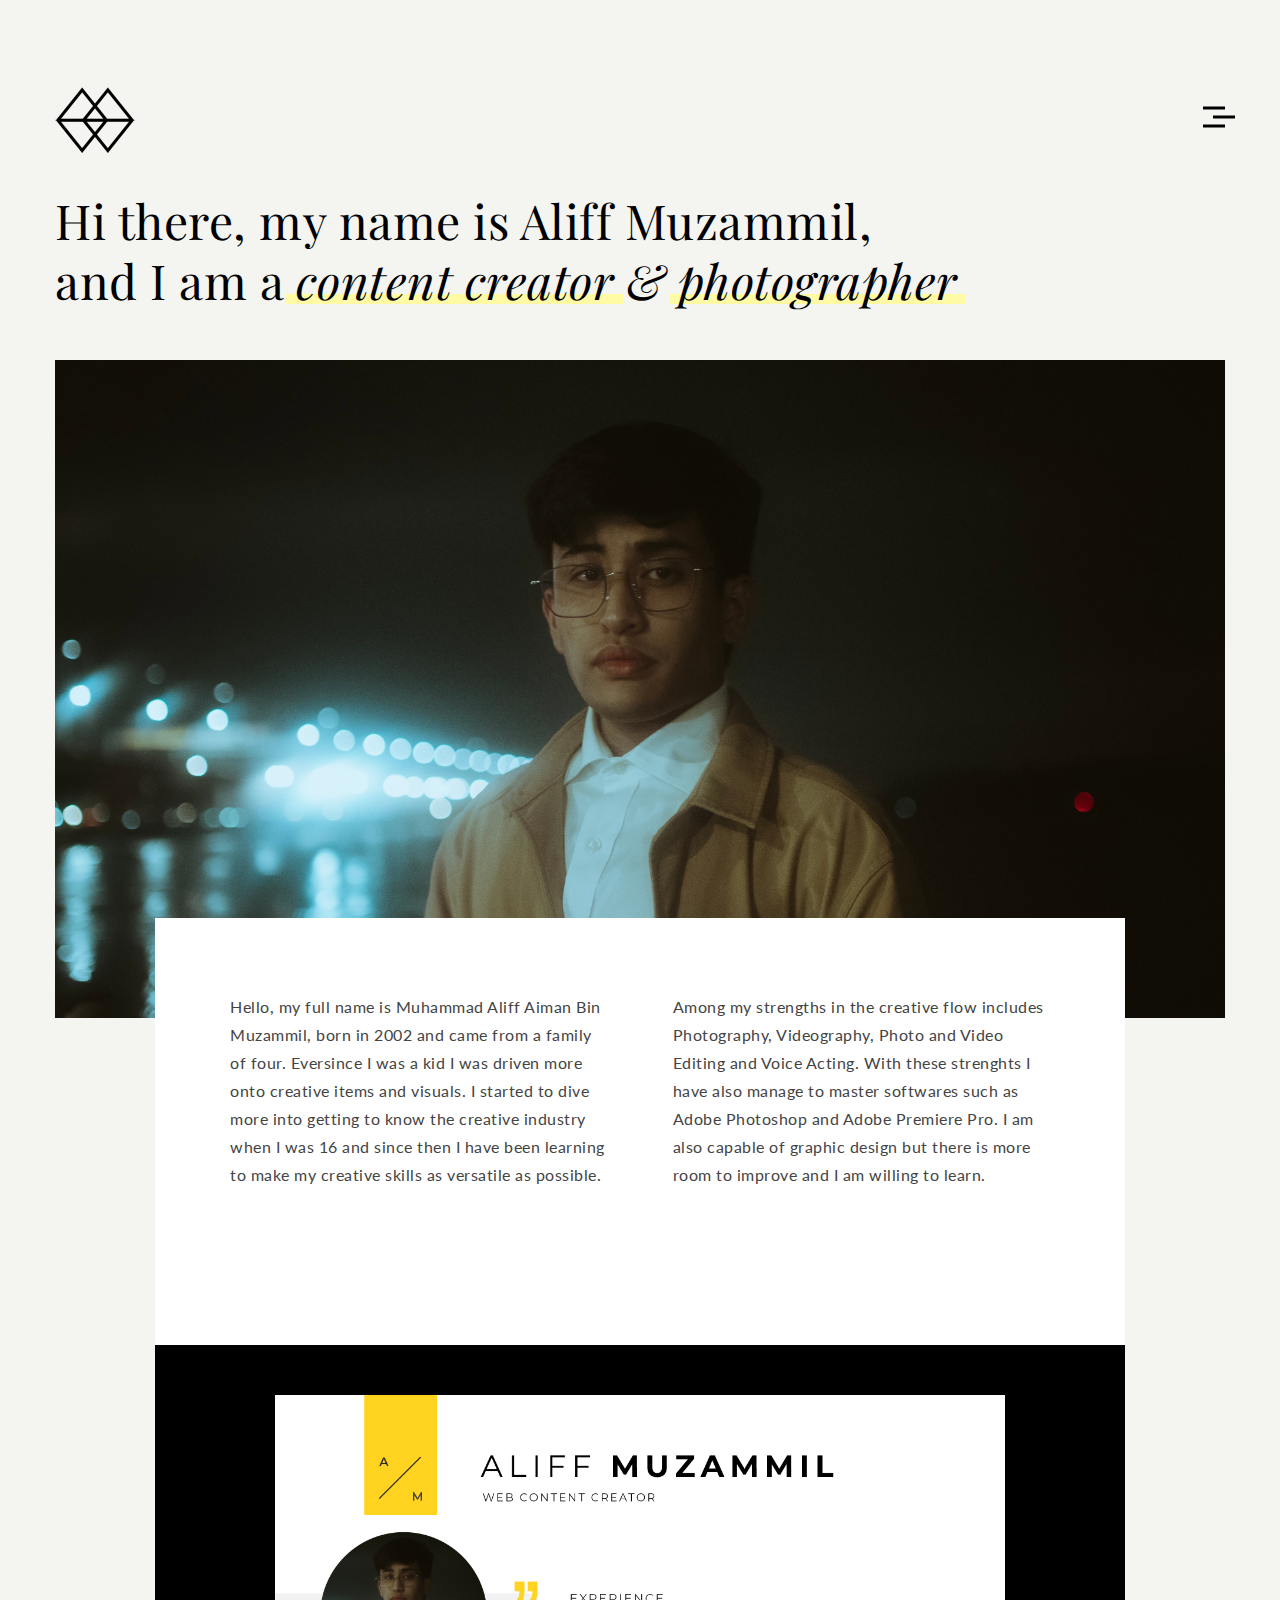
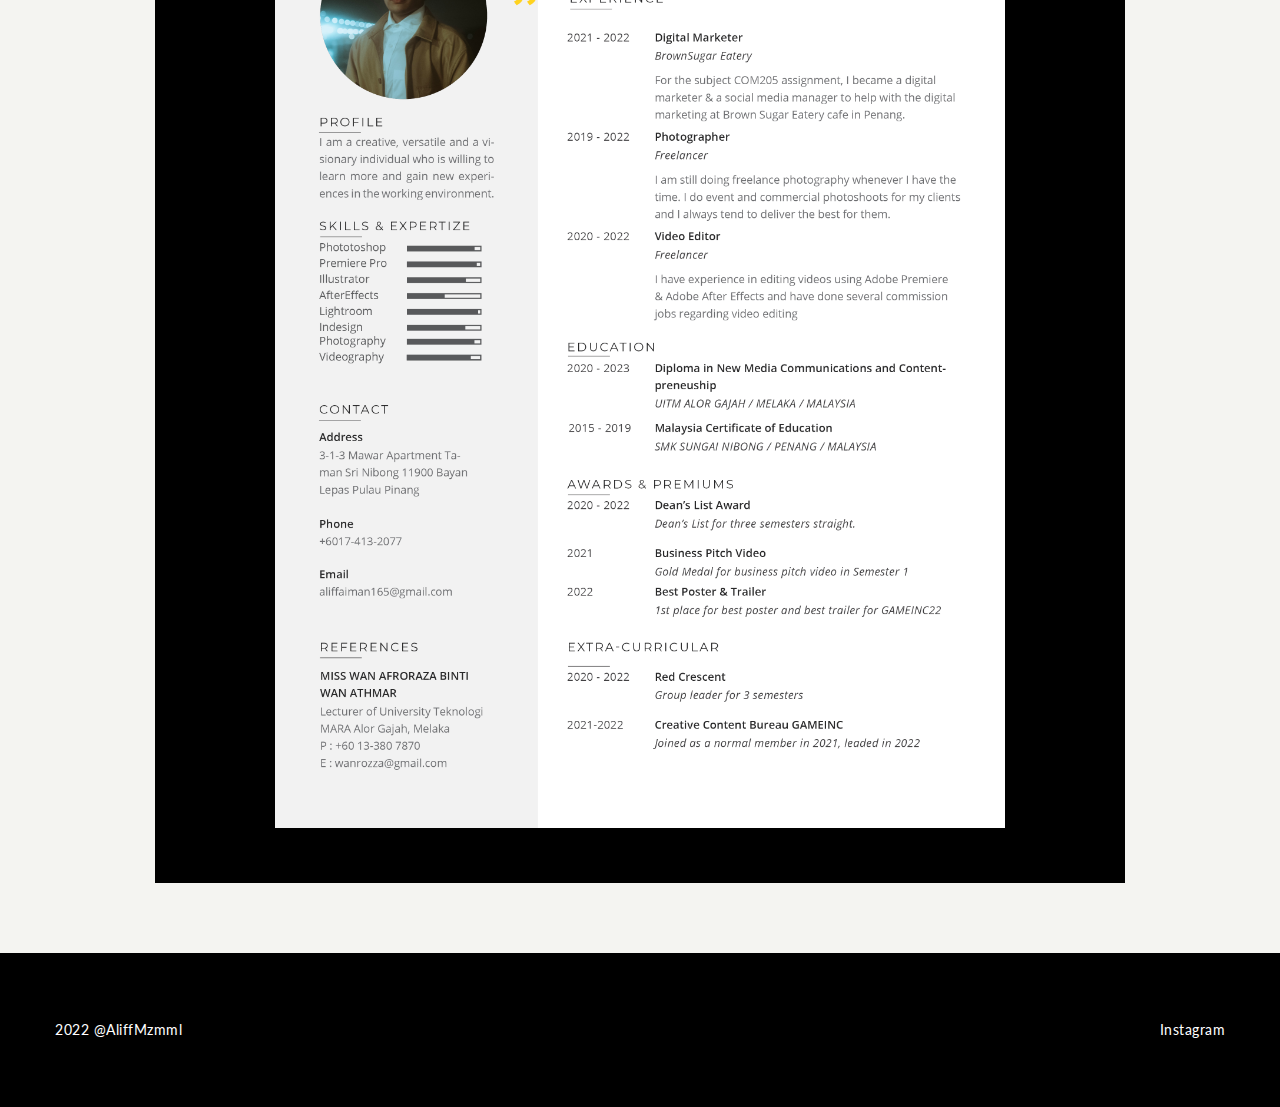
<file: about.html>
<!DOCTYPE HTML>
<html lang="en-US">
    <head>
         <title>AliffMzmml</title>
        <meta http-equiv="Content-Type" content="text/html; charset=UTF-8">
        <meta name="description" content="Template by CocoBasic" />
        <meta name="keywords" content="HTML, CSS, JavaScript, PHP" />
        <meta name="author" content="CocoBasic" />
        <meta name="viewport" content="width=device-width, initial-scale=1, maximum-scale=1">

        <link rel="shortcut icon" href="images/favicon.ico" />       
        <link href='http://fonts.googleapis.com/css?family=Playfair+Display:400,400i%7CLato:300,300i,400,400i,700,700i,900%7CMontserrat:900' rel='stylesheet' type='text/css'>		
        <link rel="stylesheet" type="text/css"  href='css/clear.css' />
        <link rel="stylesheet" type="text/css"  href='css/common.css' />
        <link rel="stylesheet" type="text/css"  href='css/font-awesome.min.css' />
        <link rel="stylesheet" type="text/css"  href='css/sm-clean.css' />        
        <link rel="stylesheet" type="text/css"  href='css/slick.css' />        
        <link rel="stylesheet" type="text/css"  href='css/justifiedGallery.min.css' />
        <link rel="stylesheet" type="text/css"  href='css/prettyPhoto.css' />
        <link rel="stylesheet" type="text/css"  href='style.css' />

        <!--[if lt IE 9]>
                <script src="js/html5.js"></script>            
                <script src="js/respond.min.js"></script>                   
        <![endif]-->  
    </head>


    <body class="page">

        <div class="site-wrapper">

            <div class="doc-loader"></div>       

            <div class="menu-wraper center-relative">                          
                <div class="menu-holder">
                    <nav id="header-main-menu" class="big-menu">
                        <ul class="main-menu sm sm-clean">
                            <li>
                                <a href="index.html" class="current">Home</a>
                            </li>                            
                            <li>
                                <a href="about.html">About</a>
                            </li>                            
                            <li>
                                <a href="single1.html">Digital Marketing</a>
                            </li>                            
                                                       
                            <li>
                                <a href="single.html">Photography</a>
                            </li>                            
                            <li>
                                <a href="single2.html">Videography</a>
                            </li>                            
                            <li>
                                <a href="single3.html">Music Video</a>
                            </li>  
							 <li>
                                <a href="contact.html">Contact</a>
                            </li> 
                        </ul>    
                    </nav>
                </div>
            </div>

            <div class="header-holder center-relative relative content-1170">
                <div class="header-logo">
                    <a href="index.html">
                        <img src="images/logo_@x2.png" alt="Park">
                    </a>               
                </div>
                <div class="toggle-holder">
                    <div id="toggle">
                        <div class="first-menu-line"></div>
                        <div class="second-menu-line"></div>
                        <div class="third-menu-line"></div>
                    </div>
                </div>
                <div class="clear"></div>	
            </div>    


            <div id="content" class="site-content">
                <div class="header-content content-1170 center-relative block"> 
                    <h1 class="entry-title">
                        Hi there, my name is Aliff Muzammil, <br>
                        and I am a <i><span class="underline">content creator</span> &amp; <span class="underline">photographer</span></i>
                    </h1>
                </div>
                <div class="page-header-image content-1170 center-relative">
                    <img src="images/IMG_9003.jpg" alt="About">
                </div>

                <div class="page-content-wrapper center-relative content-1170">                
                    <div class="page-content">
                        <div class="one_half ">
                            <p>Hello, my full name is Muhammad Aliff Aiman Bin Muzammil, born in 2002 and came from a family of four. Eversince I was a kid I was driven more onto creative items and visuals. I started to dive more into getting to know the creative industry when I was 16 and since then I have been learning to make my creative skills as versatile as possible.&nbsp; &nbsp; &nbsp; &nbsp; &nbsp;&nbsp;</p>
                        </div>
                        <div class="one_half last ">
                            <p>Among my strengths in the creative flow includes Photography, Videography, Photo and Video Editing and Voice Acting. With these strenghts I have also manage to master softwares such as Adobe Photoshop and Adobe Premiere Pro. I am also capable of graphic design but there is more room to improve and I am willing to learn.&nbsp; &nbsp; &nbsp; &nbsp; &nbsp; &nbsp; &nbsp;&nbsp;</p>
                        </div>
                        <div class="clear"></div>
                       
                    </div>
                    <div class="timeline">
                        <img src="images/Resume Aliff.png"
                     
                        </div>
                        
                        <div class="clear"></div>
                    </div>
                                     
                </div>                                
            </div>
			

            <!--Footer-->

             <footer class="footer">
                <div class="footer-content content-1170 center-relative">	        
                    <ul class="copyright-holder">
                        <li class="copyright-footer">
                          2022 @AliffMzmml                
                      </li>
                        <li class="social-footer">                
                           <a href="https://www.instagram.com/aliffmzmml/?hl=en">Instagram</a>               
                        </li>            
                    </ul>
                </div>
            </footer>
        </div>

        <!--Load JavaScript-->
        <script type="text/javascript" src="js/jquery.js"></script>			                                       
        <script type='text/javascript' src='js/imagesloaded.pkgd.js'></script>                
        <script type='text/javascript' src='js/jquery.fitvids.js'></script>                
        <script type='text/javascript' src='js/jquery.smartmenus.min.js'></script>                                 
        <script type='text/javascript' src='js/isotope.pkgd.js'></script>                                 
        <script type='text/javascript' src='js/jquery.easing.1.3.js'></script>                          
        <script type='text/javascript' src='js/jquery.justifiedGallery.min.js'></script>                          
        <script type='text/javascript' src='js/jquery.prettyPhoto.js'></script>                          
        <script type='text/javascript' src='js/slick.min.js'></script>                          
        <script type='text/javascript' src='js/main.js'></script>
    </body>
</html>
</file>
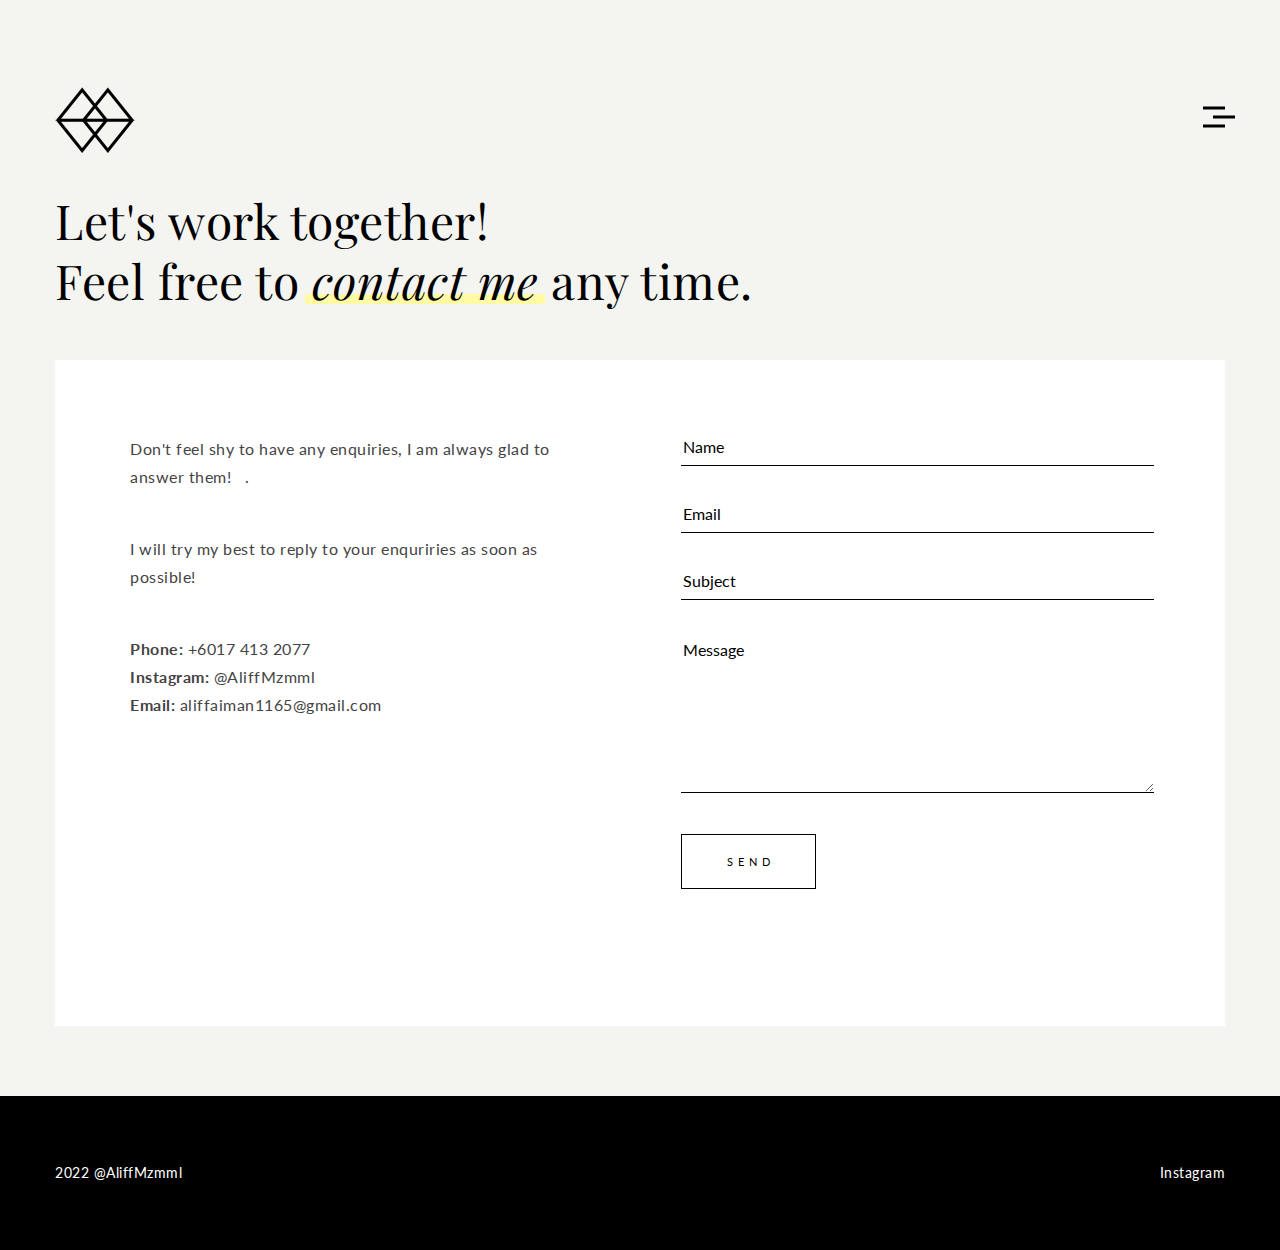
<file: contact.html>
<!DOCTYPE HTML>
<html lang="en-US">
    <head>
         <title>AliffMzmml</title>
        <meta http-equiv="Content-Type" content="text/html; charset=UTF-8">
        <meta name="description" content="Template by CocoBasic" />
        <meta name="keywords" content="HTML, CSS, JavaScript, PHP" />
        <meta name="author" content="CocoBasic" />
        <meta name="viewport" content="width=device-width, initial-scale=1, maximum-scale=1">

        <link rel="shortcut icon" href="images/favicon.ico" />       
        <link href='http://fonts.googleapis.com/css?family=Playfair+Display:400,400i%7CLato:300,300i,400,400i,700,700i,900%7CMontserrat:900' rel='stylesheet' type='text/css'>		
        <link rel="stylesheet" type="text/css"  href='css/clear.css' />
        <link rel="stylesheet" type="text/css"  href='css/common.css' />
        <link rel="stylesheet" type="text/css"  href='css/font-awesome.min.css' />
        <link rel="stylesheet" type="text/css"  href='css/sm-clean.css' />        
        <link rel="stylesheet" type="text/css"  href='css/slick.css' />        
        <link rel="stylesheet" type="text/css"  href='css/justifiedGallery.min.css' />
        <link rel="stylesheet" type="text/css"  href='css/prettyPhoto.css' />
        <link rel="stylesheet" type="text/css"  href='style.css' />

        <!--[if lt IE 9]>
                <script src="js/html5.js"></script>            
                <script src="js/respond.min.js"></script>                   
        <![endif]-->  
    </head>


    <body class="page">

        <div class="site-wrapper">

            <div class="doc-loader"></div>       

            <div class="menu-wraper center-relative">                          
                <div class="menu-holder">
                    <nav id="header-main-menu" class="big-menu">
                        <ul class="main-menu sm sm-clean">
                            <li>
                                <a href="index.html" class="current">Home</a>
                            </li>                            
                            <li>
                                <a href="about.html">About</a>
                            </li>                            
                            <li>
                                <a href="single1.html">Digital Marketing</a>
                            </li>                            
                                                       
                            <li>
                                <a href="single.html">Photography</a>
                            </li>                            
                            <li>
                                <a href="single2.html">Videography</a>
                            </li>                            
                            <li>
                                <a href="single3.html">Music Video</a>
                            </li>  
							 <li>
                                <a href="contact.html">Contact</a>
                            </li> 
                        </ul>    
                    </nav>
                </div>
            </div>

            <div class="header-holder center-relative relative content-1170">
                <div class="header-logo">
                    <a href="index.html">
                        <img src="images/logo_@x2.png" alt="Park">
                    </a>               
                </div>
                <div class="toggle-holder">
                    <div id="toggle">
                        <div class="first-menu-line"></div>
                        <div class="second-menu-line"></div>
                        <div class="third-menu-line"></div>
                    </div>
                </div>
                <div class="clear"></div>	
            </div>    


            <div id="content" class="site-content">
                <div class="header-content content-1170 center-relative block"> 
                    <h1 class="entry-title">
                        Let's work together! <br>
                        Feel free to <i><span class="underline">contact me</span></i> any time.
                    </h1>
                </div>

                <div class="page-content-wrapper center-relative content-1170">                
                    <div class="page-content">
                        <div class="one_half ">
                            <p>Don't feel shy to have any enquiries, I am always glad to answer them!&nbsp; &nbsp;.</p>
                            <br>
                            <p>I will try my best to reply to your enquriries as soon as possible!</p>
                            <br>
                            <p>
                                <strong>Phone: </strong>+6017 413 2077 <br>
                                <strong>Instagram: </strong>@AliffMzmml&nbsp; <br>
                                <strong>Email: </strong>aliffaiman1165@gmail.com <br>
                            </p>
                        </div>
                        <div class="one_half last">
                            <div class="contact-form">
                                <p><input id="name" type="text" name="your-name" placeholder="Name"></p>
                                <p><input id="contact-email" type="email" name="your-email" placeholder="Email"></p>
                                <p><input id="subject" type="text" name="your-subject" placeholder="Subject"></p>
                                <p><textarea id="message" name="your-message" placeholder="Message"></textarea></p>
                                <p class="contact-submit-holder"><input type="submit" onClick="SendMail()" value="SEND"></p>                                
                            </div>                                    
                        </div>
                        <div class="clear"></div>
                    </div>
                   
                </div>                                
            </div>

            <!--Footer-->

           <footer class="footer">
                <div class="footer-content content-1170 center-relative">	        
                    <ul class="copyright-holder">
                        <li class="copyright-footer">
                          2022 @AliffMzmml                
                      </li>
                        <li class="social-footer">                
                           <a href="https://www.instagram.com/aliffmzmml/?hl=en">Instagram</a>               
                        </li>            
                    </ul>
                </div>
            </footer>
        </div>

        <!--Load JavaScript-->
        <script type="text/javascript" src="js/jquery.js"></script>			                                       
        <script type='text/javascript' src='js/imagesloaded.pkgd.js'></script>                
        <script type='text/javascript' src='js/jquery.fitvids.js'></script>                
        <script type='text/javascript' src='js/jquery.smartmenus.min.js'></script>                                 
        <script type='text/javascript' src='js/isotope.pkgd.js'></script>                                 
        <script type='text/javascript' src='js/jquery.easing.1.3.js'></script>                          
        <script type='text/javascript' src='js/jquery.justifiedGallery.min.js'></script>                          
        <script type='text/javascript' src='js/jquery.prettyPhoto.js'></script>                          
        <script type='text/javascript' src='js/slick.min.js'></script>                          
        <script type='text/javascript' src='js/main.js'></script>
    </body>
</html>
</file>
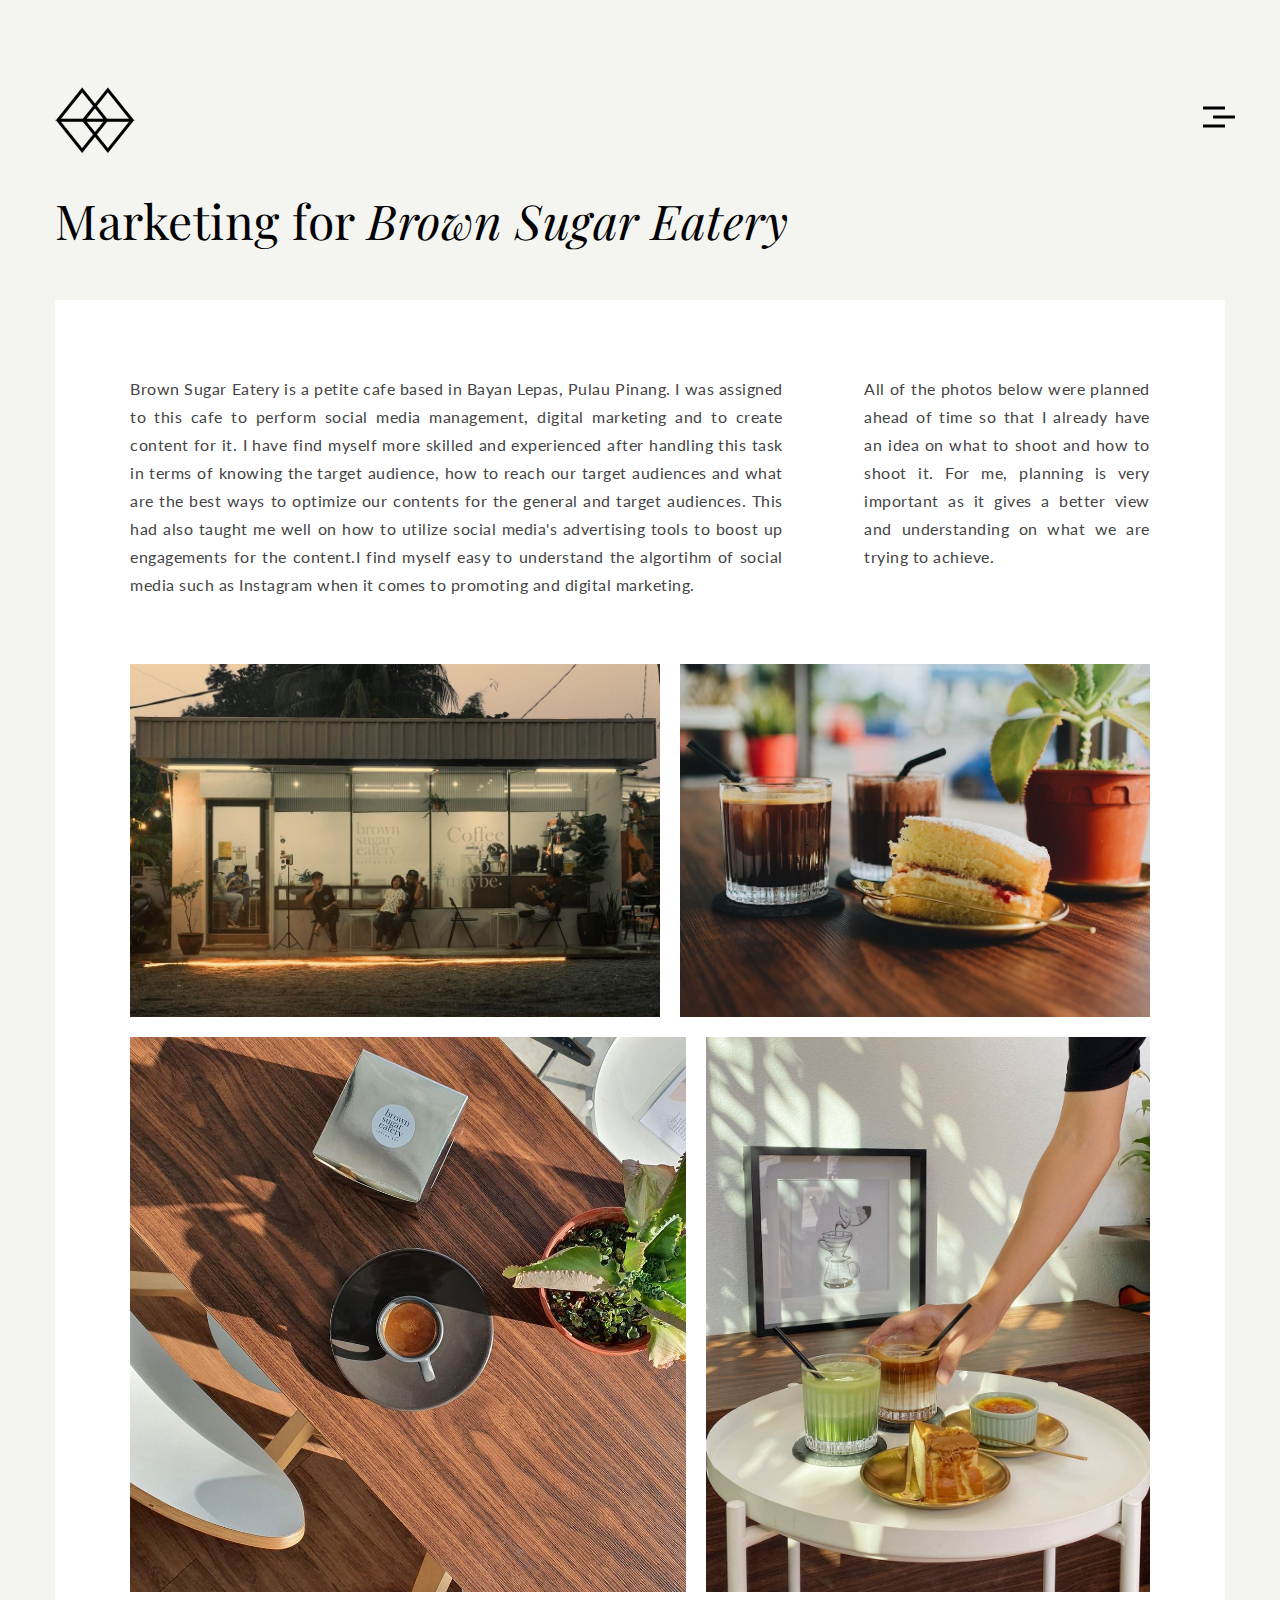
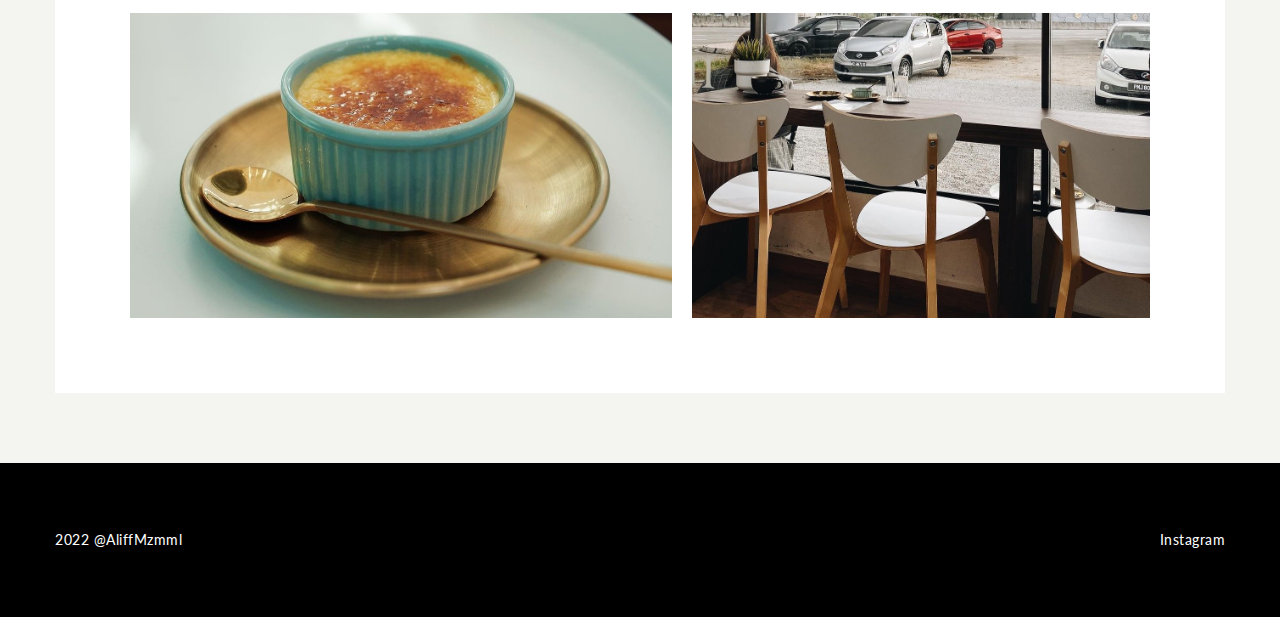
<file: single1.html>
<!DOCTYPE HTML>
<html lang="en-US">
    <head>
         <title>AliffMzmml</title>
        <meta http-equiv="Content-Type" content="text/html; charset=UTF-8">
        <meta name="description" content="Template by CocoBasic" />
        <meta name="keywords" content="HTML, CSS, JavaScript, PHP" />
        <meta name="author" content="CocoBasic" />
        <meta name="viewport" content="width=device-width, initial-scale=1, maximum-scale=1">

        <link rel="shortcut icon" href="images/favicon.ico" />       
        <link href='http://fonts.googleapis.com/css?family=Playfair+Display:400,400i%7CLato:300,300i,400,400i,700,700i,900%7CMontserrat:900' rel='stylesheet' type='text/css'>		
        <link rel="stylesheet" type="text/css"  href='css/clear.css' />
        <link rel="stylesheet" type="text/css"  href='css/common.css' />
        <link rel="stylesheet" type="text/css"  href='css/font-awesome.min.css' />
        <link rel="stylesheet" type="text/css"  href='css/sm-clean.css' />        
        <link rel="stylesheet" type="text/css"  href='css/slick.css' />        
        <link rel="stylesheet" type="text/css"  href='css/justifiedGallery.min.css' />
        <link rel="stylesheet" type="text/css"  href='css/prettyPhoto.css' />
        <link rel="stylesheet" type="text/css"  href='style.css' />

        <!--[if lt IE 9]>
                <script src="js/html5.js"></script>            
                <script src="js/respond.min.js"></script>                   
        <![endif]-->  
    </head>


    <body class="page">

        <div class="site-wrapper">

            <div class="doc-loader"></div>       

            <div class="menu-wraper center-relative">                          
                <div class="menu-holder">
                    <nav id="header-main-menu" class="big-menu">
                       <ul class="main-menu sm sm-clean">
                            <li>
                                <a href="index.html" class="current">Home</a>
                            </li>                            
                            <li>
                                <a href="about.html">About</a>
                            </li>                            
                            <li>
                                <a href="single1.html">Digital Marketing</a>
                            </li>                            
                                                       
                            <li>
                                <a href="single.html">Photography</a>
                            </li>                            
                            <li>
                                <a href="single2.html">Videography</a>
                            </li>                            
                            <li>
                                <a href="single3.html">Music Video</a>
                            </li>  
							 <li>
                                <a href="contact.html">Contact</a>
                            </li> 
                        </ul>     
                    </nav>
                </div>
            </div>

            <div class="header-holder center-relative relative content-1170">
                <div class="header-logo">
                    <a href="index.html">
                        <img src="images/logo_@x2.png" alt="Park">
                    </a>               
                </div>
                <div class="toggle-holder">
                    <div id="toggle">
                        <div class="first-menu-line"></div>
                        <div class="second-menu-line"></div>
                        <div class="third-menu-line"></div>
                    </div>
                </div>
                <div class="clear"></div>	
            </div>    


            <div id="content" class="site-content">
                <div class="header-content content-1170 center-relative block"> 
                    <h1 class="entry-title">
                        Marketing for <i>Brown Sugar Eatery</span></i> 
                    </h1>
                </div>
                <div class="page-content-wrapper center-relative content-1170">                
                    <div class="page-content">
                        <div class="two_third">
                      Brown Sugar Eatery is a petite cafe based in Bayan Lepas, Pulau Pinang. I was assigned to this cafe to perform social media management, digital marketing and to create content for it. I have find myself more skilled and experienced after handling this task in terms of knowing the target audience, how to reach our target audiences and what are the best ways to optimize our contents for the general and target audiences. This had also taught me well on how to utilize social media's advertising tools to boost up engagements for the content.I find myself easy to understand the algortihm of social media such as Instagram when it comes to promoting and digital marketing.&nbsp; &nbsp; &nbsp; &nbsp; &nbsp; &nbsp; &nbsp;&nbsp; </div>
                        <div class="one_third last">
                        All of the photos below were planned ahead of time so that I already have an idea on what to shoot and how to shoot it. For me, planning is very important as it gives a better view and understanding on what we are trying to achieve.&nbsp; &nbsp; &nbsp; </div>
                        <div class="clear"></div>
                        <br>
                        <div id="gallery1" class="coco-image-gallery justified-gallery">
                            <div class="coco-gallery-item">
                                <a href="images/265256032_257210496396220_3689673679031287559_n.jpg" class="prettyPhotoLink" title="Front View" data-rel="images/265256032_257210496396220_3689673679031287559_n.jpg">
                                    <img alt="Front View" src="images/265256032_257210496396220_3689673679031287559_n.jpg">
                                </a>
                                <div class="caption">Cafe's front view</div>                                    
                            </div>
                            <div class="coco-gallery-item">
                                <a href="images/270172488_4948942168457542_6915796163166777458_n.jpg" class="prettyPhotoLink" title="Coffee with Victoria's sandwich" data-rel="prettyPhoto[gallery1]">
                                    <img alt="Arch of Skyscrapers" src="images/270172488_4948942168457542_6915796163166777458_n.jpg">
                                </a>
                                <div class="caption">Evening Tea</div>                                    
                            </div>
                            <div class="coco-gallery-item">
                                <a href="images/262759016_1215590432268081_2217697527507448424_n.jpg" class="prettyPhotoLink" title="Hot Mocha Latte" data-rel="prettyPhoto[gallery1]">
                                    <img alt="Office Chair Goes Viral" src="images/262759016_1215590432268081_2217697527507448424_n.jpg">
                                </a>
                                <div class="caption">Mocha Latte</div>                                    
                            </div>
                            <div class="coco-gallery-item">
                                <a href="images/260551061_192968623029011_5900502388299196606_n.jpg" class="prettyPhotoLink" title="Relaxing evening with coffees and cake" data-rel="prettyPhoto[gallery1]">
                                    <img alt="Neo City Lights Shine" src="images/260551061_192968623029011_5900502388299196606_n.jpg">
                                </a>
                                <div class="caption">Cafe Goodness</div>                                    
                            </div>
                            <div class="coco-gallery-item">
                                <a href="images/261726461_809259600249978_7226394076439890148_n.jpg" class="prettyPhotoLink" title="Newlu baked Crème Brûlée" data-rel="prettyPhoto[gallery1]">
                                    <img alt="Smartphone &amp; Old School" src="images/261726461_809259600249978_7226394076439890148_n.jpg">
                                </a>
                                <div class="caption">Crème Brûlée </div>                                    
                            </div>
                            <div class="coco-gallery-item">
                                <a href="images/271811680_3339495626336668_3997070491886058527_n.jpg" class="prettyPhotoLink" title="A relaxing day in the cafe" data-rel="prettyPhoto[gallery1]">
                                    <img alt="Use of Wood in Architecture" src="images/271811680_3339495626336668_3997070491886058527_n.jpg">
                                </a>
                                <div class="caption">Relaxing Day</div>                                    
                            </div>
							
							
                            <br>
                        </div>
						
						
                        <div class="clear"></div>
						
						
                    </div>
                </div>               
            </div>
		
		

            <!--Footer-->

             <footer class="footer">
                <div class="footer-content content-1170 center-relative">	        
                    <ul class="copyright-holder">
                        <li class="copyright-footer">
                          2022 @AliffMzmml                
                      </li>
                        <li class="social-footer">                
                           <a href="https://www.instagram.com/aliffmzmml/?hl=en">Instagram</a>               
                        </li>            
                    </ul>
                </div>
            </footer>
        </div>

        <!--Load JavaScript-->
        <script type="text/javascript" src="js/jquery.js"></script>			                                       
        <script type='text/javascript' src='js/imagesloaded.pkgd.js'></script>                
        <script type='text/javascript' src='js/jquery.fitvids.js'></script>                
        <script type='text/javascript' src='js/jquery.smartmenus.min.js'></script>                                 
        <script type='text/javascript' src='js/isotope.pkgd.js'></script>                                 
        <script type='text/javascript' src='js/jquery.easing.1.3.js'></script>                          
        <script type='text/javascript' src='js/jquery.justifiedGallery.min.js'></script>                          
        <script type='text/javascript' src='js/jquery.prettyPhoto.js'></script>                          
        <script type='text/javascript' src='js/slick.min.js'></script>                          
        <script type='text/javascript' src='js/main.js'></script>
    </body>
</html>
</file>
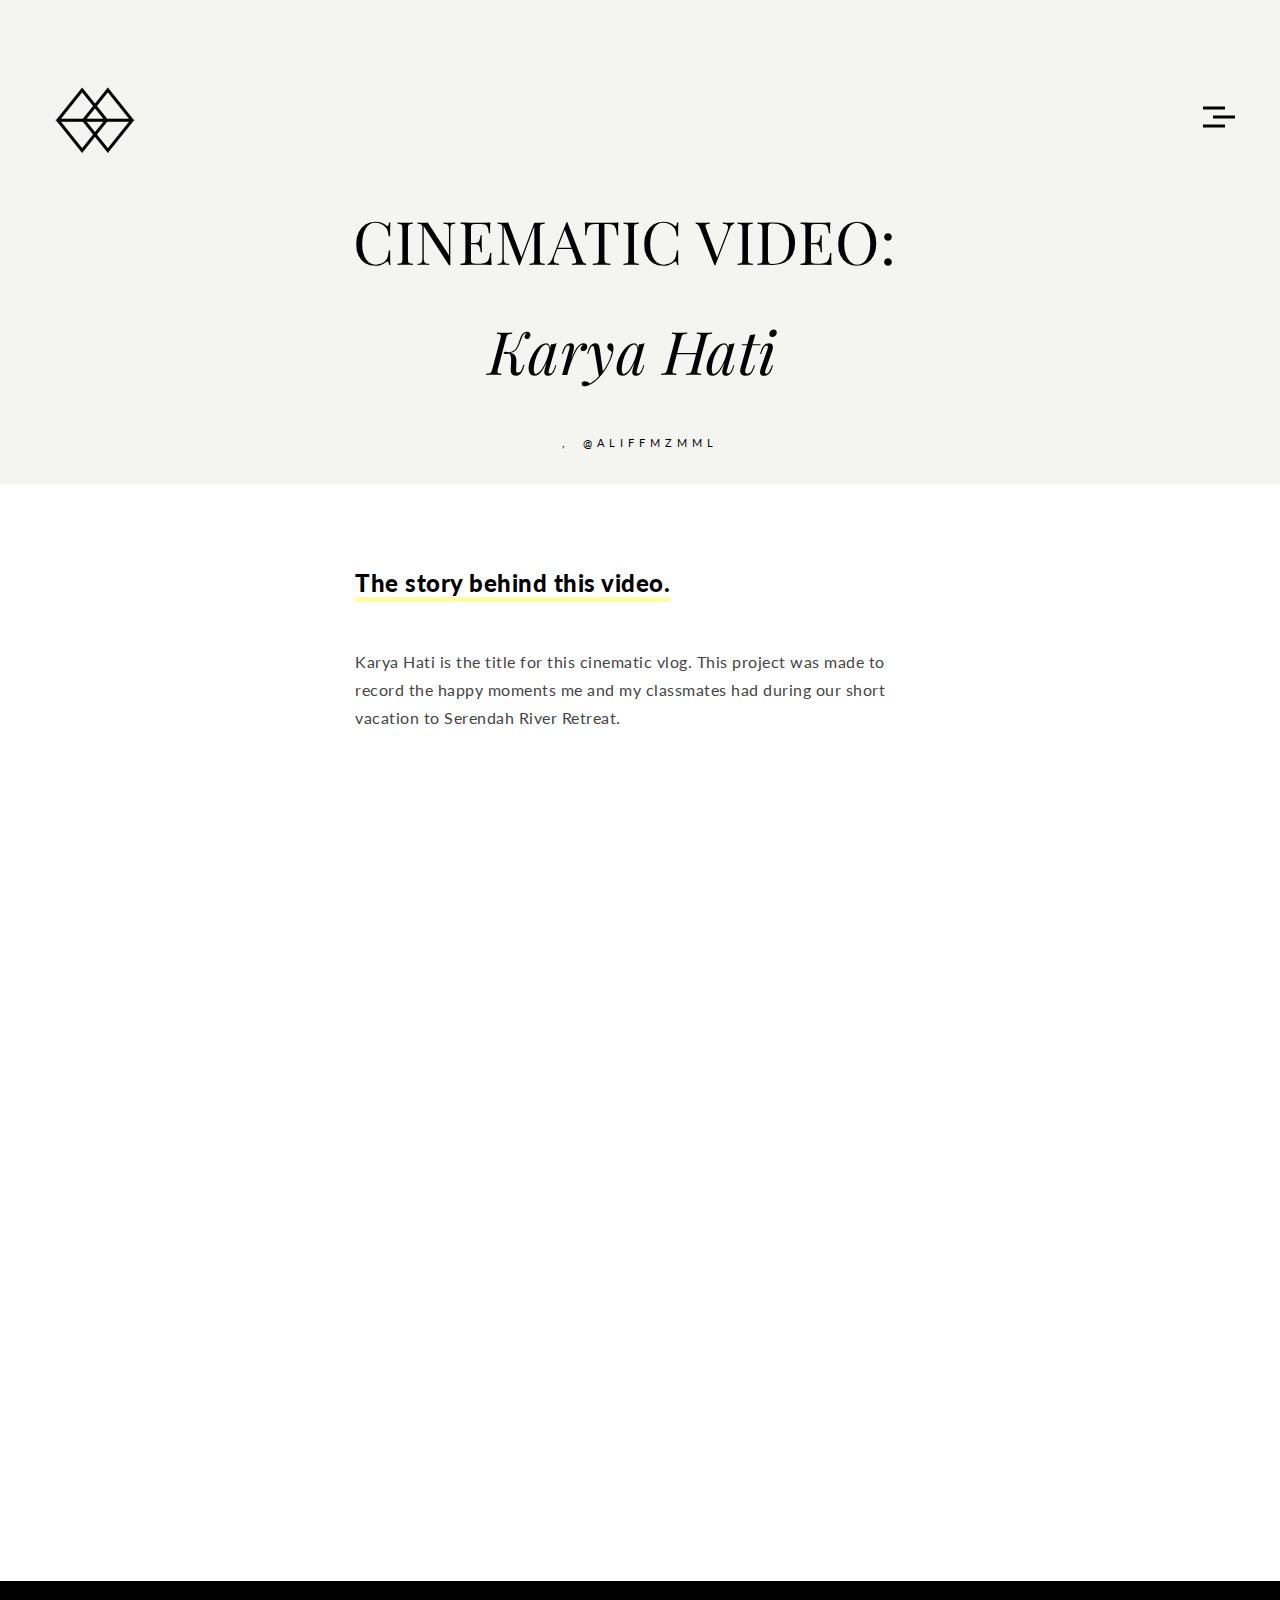
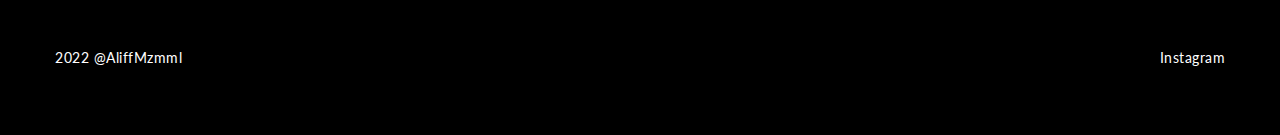
<file: single2.html>
<!DOCTYPE HTML>
<html lang="en-US">
    <head>
        <title>AliffMzmml</title>
        <meta http-equiv="Content-Type" content="text/html; charset=UTF-8">
        <meta name="description" content="Template by CocoBasic" />
        <meta name="keywords" content="HTML, CSS, JavaScript, PHP" />
        <meta name="author" content="CocoBasic" />
        <meta name="viewport" content="width=device-width, initial-scale=1, maximum-scale=1">

        <link rel="shortcut icon" href="images/favicon.ico" />       
        <link href='http://fonts.googleapis.com/css?family=Playfair+Display:400,400i%7CLato:300,300i,400,400i,700,700i,900%7CMontserrat:900' rel='stylesheet' type='text/css'>		
        <link rel="stylesheet" type="text/css"  href='css/clear.css' />
        <link rel="stylesheet" type="text/css"  href='css/common.css' />
        <link rel="stylesheet" type="text/css"  href='css/font-awesome.min.css' />
        <link rel="stylesheet" type="text/css"  href='css/sm-clean.css' />        
        <link rel="stylesheet" type="text/css"  href='css/slick.css' />        
        <link rel="stylesheet" type="text/css"  href='css/justifiedGallery.min.css' />
        <link rel="stylesheet" type="text/css"  href='css/prettyPhoto.css' />
        <link rel="stylesheet" type="text/css"  href='style.css' />

        <!--[if lt IE 9]>
                <script src="js/html5.js"></script>            
                <script src="js/respond.min.js"></script>                   
        <![endif]-->  
    </head>


    <body class="single single-post">

        <div class="site-wrapper">

            <div class="doc-loader"></div>       

            <div class="menu-wraper center-relative">                          
                <div class="menu-holder">
                    <nav id="header-main-menu" class="big-menu">
                        <ul class="main-menu sm sm-clean">
                            <li>
                                <a href="index.html" class="current">Home</a>
                            </li>                            
                            <li>
                                <a href="about.html">About</a>
                            </li>                            
                            <li>
                                <a href="single1.html">Digital Marketing</a>
                            </li>                            
                                                       
                            <li>
                                <a href="single.html">Photography</a>
                            </li>                            
                            <li>
                                <a href="single2.html">Videography</a>
                            </li>                            
                            <li>
                                <a href="single3.html">Music Video</a>
                            </li>  
							 <li>
                                <a href="contact.html">Contact</a>
                            </li> 
                        </ul>    
                    </nav>
                </div>
            </div>

            <div class="header-holder center-relative relative content-1170">
                <div class="header-logo">
                    <a href="index.html">
                        <img src="images/logo_@x2.png" alt="Park">
                    </a>               
                </div>
                <div class="toggle-holder">
                    <div id="toggle">
                        <div class="first-menu-line"></div>
                        <div class="second-menu-line"></div>
                        <div class="third-menu-line"></div>
                    </div>
                </div>
                <div class="clear"></div>	
            </div>    


            <div id="content" class="site-content center-relative">
                <article class="post">
                    <div class="entry-header content-830 center-relative">
                        <h1 class="entry-title"> CINEMATIC VIDEO:&nbsp;&nbsp;</h1>
                        <h1 class="entry-title"><i>Karya Hati&nbsp;</i> </h1>
<div class="entry-info">
                           
            <div class="cat-links">
                                <ul>
                                  <li><br>
                                  </li>
                                  <li> <a href="https://www.instagram.com/aliffmzmml/?hl=en">@ALIFFMZMML</a> </li>
                                </ul>
          </div>                                                                                                     

                      </div>
                  </div>
                    <div class="entry-content">
                        <div class="content-570 center-relative">                            
                           
                            <p class="big-text">
                              The story behind this video.
                          </p>
                            <br>
                            <p>
                         Karya Hati is the title for this cinematic vlog. This project was made to record the happy moments me and my classmates had during our short vacation to Serendah River Retreat.  &nbsp; </p>
                            <blockquote>
                               
                          </blockquote>
                            
                            <br>
                      </div>
                        <div class="full-post-width content-1170 center-relative">
                         <iframe width="560" height="315" src="https://www.youtube.com/embed/cBZFr071or8" title="YouTube video player" frameborder="0" allow="accelerometer; autoplay; clipboard-write; encrypted-media; gyroscope; picture-in-picture" allowfullscreen></iframe>                
                            <div class="content-570 center-relative">
                                <br>
                               
                            </div>
                        </div>
                    </div>
                    <div class="clear"></div>
                </article>
                                          
            </div>

            <!--Footer-->

              <footer class="footer">
                <div class="footer-content content-1170 center-relative">	        
                    <ul class="copyright-holder">
                        <li class="copyright-footer">
                          2022 @AliffMzmml                
                      </li>
                        <li class="social-footer">                
                           <a href="https://www.instagram.com/aliffmzmml/?hl=en">Instagram</a>               
                        </li>            
                    </ul>
                </div>
            </footer>
        </div>

        <!--Load JavaScript-->
        <script type="text/javascript" src="js/jquery.js"></script>			                                       
        <script type='text/javascript' src='js/imagesloaded.pkgd.js'></script>                
        <script type='text/javascript' src='js/jquery.fitvids.js'></script>                
        <script type='text/javascript' src='js/jquery.smartmenus.min.js'></script>                                 
        <script type='text/javascript' src='js/isotope.pkgd.js'></script>                                 
        <script type='text/javascript' src='js/jquery.easing.1.3.js'></script>                          
        <script type='text/javascript' src='js/jquery.justifiedGallery.min.js'></script>                          
        <script type='text/javascript' src='js/jquery.prettyPhoto.js'></script>                          
        <script type='text/javascript' src='js/slick.min.js'></script>                          
        <script type='text/javascript' src='js/main.js'></script>
    </body>
</html>
</file>
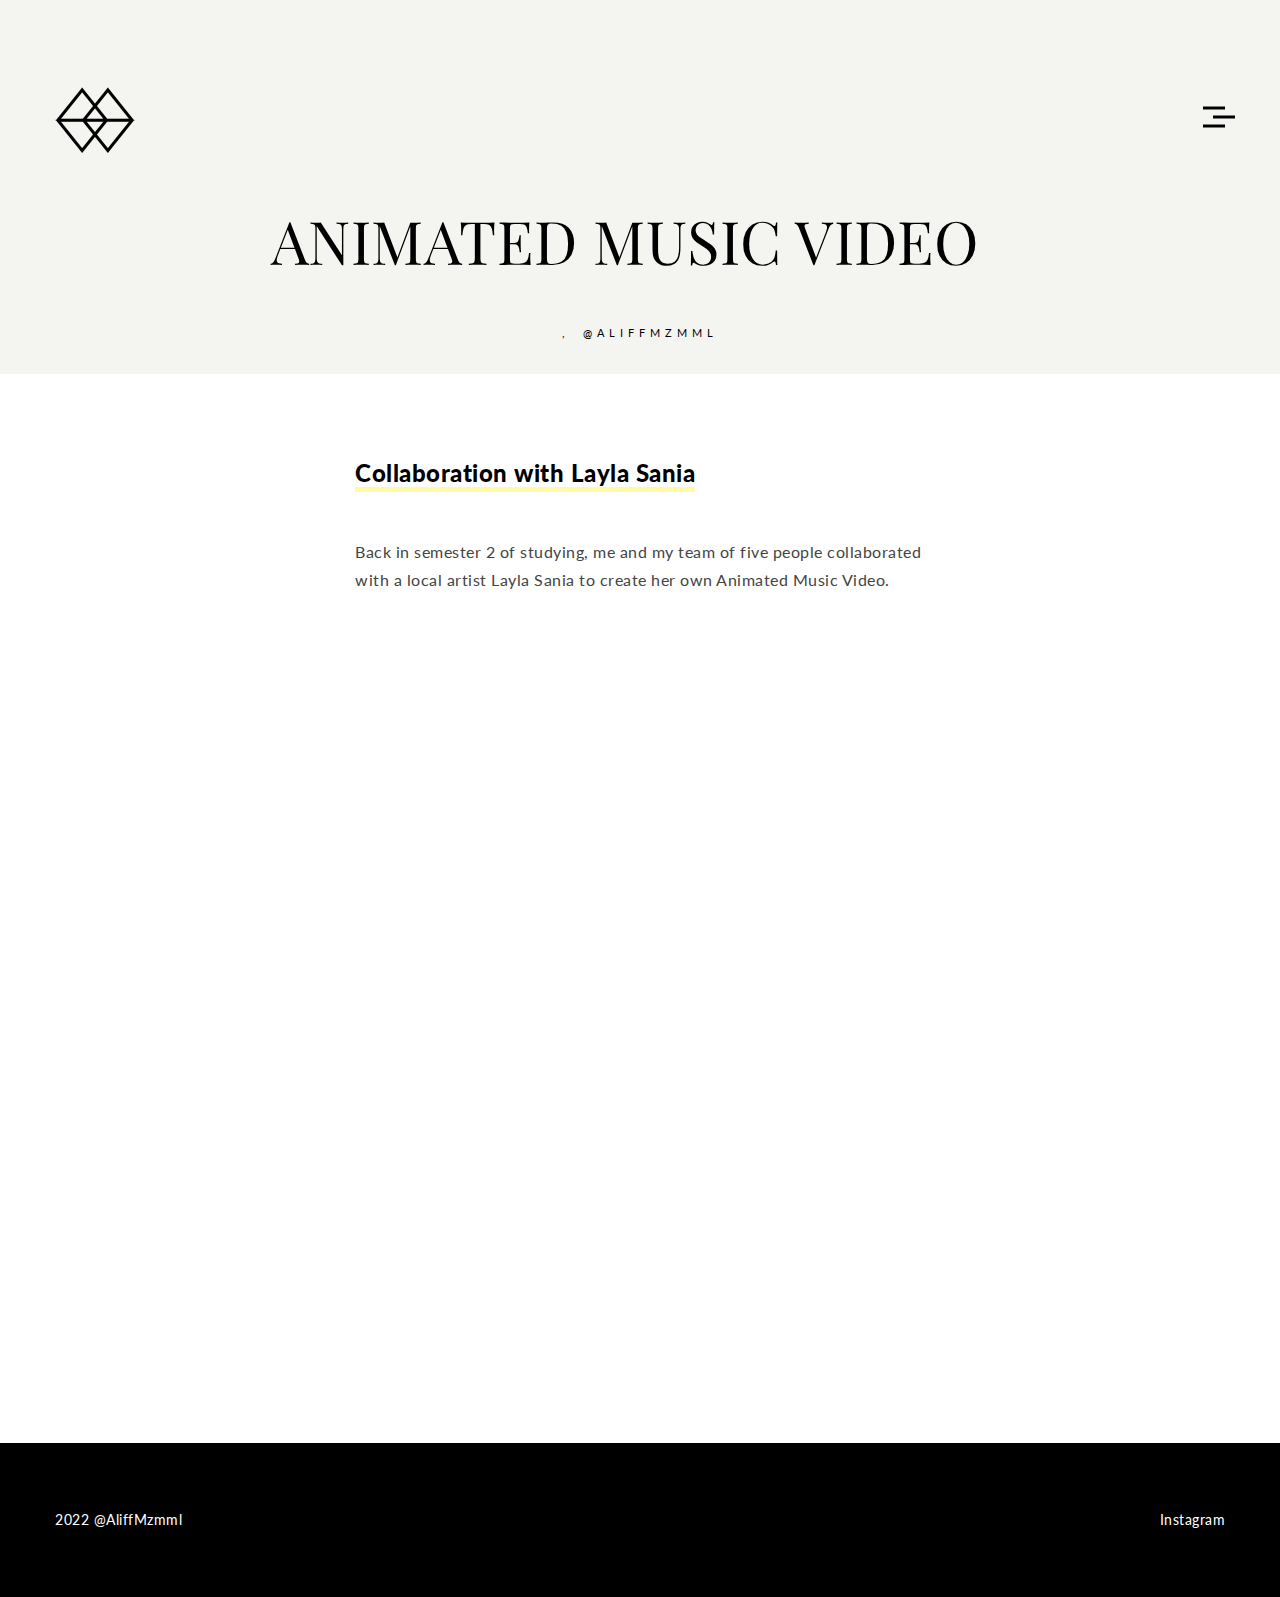
<file: single3.html>
<!DOCTYPE HTML>
<html lang="en-US">
    <head>
          <title>AliffMzmml</title>
        <meta http-equiv="Content-Type" content="text/html; charset=UTF-8">
        <meta name="description" content="Template by CocoBasic" />
        <meta name="keywords" content="HTML, CSS, JavaScript, PHP" />
        <meta name="author" content="CocoBasic" />
        <meta name="viewport" content="width=device-width, initial-scale=1, maximum-scale=1">

        <link rel="shortcut icon" href="images/favicon.ico" />       
        <link href='http://fonts.googleapis.com/css?family=Playfair+Display:400,400i%7CLato:300,300i,400,400i,700,700i,900%7CMontserrat:900' rel='stylesheet' type='text/css'>		
        <link rel="stylesheet" type="text/css"  href='css/clear.css' />
        <link rel="stylesheet" type="text/css"  href='css/common.css' />
        <link rel="stylesheet" type="text/css"  href='css/font-awesome.min.css' />
        <link rel="stylesheet" type="text/css"  href='css/sm-clean.css' />        
        <link rel="stylesheet" type="text/css"  href='css/slick.css' />        
        <link rel="stylesheet" type="text/css"  href='css/justifiedGallery.min.css' />
        <link rel="stylesheet" type="text/css"  href='css/prettyPhoto.css' />
        <link rel="stylesheet" type="text/css"  href='style.css' />

        <!--[if lt IE 9]>
                <script src="js/html5.js"></script>            
                <script src="js/respond.min.js"></script>                   
        <![endif]-->  
    </head>


    <body class="single single-post">

        <div class="site-wrapper">

            <div class="doc-loader"></div>       

            <div class="menu-wraper center-relative">                          
                <div class="menu-holder">
                    <nav id="header-main-menu" class="big-menu">
                       <ul class="main-menu sm sm-clean">
                            <li>
                                <a href="index.html" class="current">Home</a>
                            </li>                            
                            <li>
                                <a href="about.html">About</a>
                            </li>                            
                            <li>
                                <a href="single1.html">Digital Marketing</a>
                            </li>                            
                                                       
                            <li>
                                <a href="single.html">Photography</a>
                            </li>                            
                            <li>
                                <a href="single2.html">Videography</a>
                            </li>                            
                            <li>
                                <a href="single3.html">Music Video</a>
                            </li>  
							 <li>
                                <a href="contact.html">Contact</a>
                            </li> 
                        </ul>    
                    </nav>
                </div>
            </div>

            <div class="header-holder center-relative relative content-1170">
                <div class="header-logo">
                    <a href="index.html">
                        <img src="images/logo_@x2.png" alt="Park">
                    </a>               
                </div>
                <div class="toggle-holder">
                    <div id="toggle">
                        <div class="first-menu-line"></div>
                        <div class="second-menu-line"></div>
                        <div class="third-menu-line"></div>
                    </div>
                </div>
                <div class="clear"></div>	
            </div>    


            <div id="content" class="site-content center-relative">
                <article class="post">
                    <div class="entry-header content-830 center-relative">
                        <h1 class="entry-title"> ANIMATED MUSIC VIDEO&nbsp;&nbsp;</h1>
                        
<div class="entry-info">
                           
            <div class="cat-links">
                                <ul>
                                  <li><br>
                                  </li>
                                  <li> <a href="https://www.instagram.com/aliffmzmml/?hl=en">@ALIFFMZMML</a> </li>
                                </ul>
          </div>                                                                                                     

                      </div>
                  </div>
                    <div class="entry-content">
                        <div class="content-570 center-relative">                            
                           
                            <p class="big-text">
                              Collaboration with Layla Sania
                          </p>
                            <br>
                            <p>
                          Back in semester 2 of studying, me and my team of five people collaborated with a local artist Layla Sania to create her own Animated Music Video.  &nbsp; </p>
                            <blockquote>
                               
                          </blockquote>
                            
                            <br>
                      </div>
                        <div class="full-post-width content-1170 center-relative">
                         <iframe width="560" height="315" src="https://www.youtube.com/embed/jBBP8gNoUDI" title="YouTube video player" frameborder="0" allow="accelerometer; autoplay; clipboard-write; encrypted-media; gyroscope; picture-in-picture" allowfullscreen></iframe>                
                            <div class="content-570 center-relative">
                                <br>
                               
                            </div>
                        </div>
                    </div>
                    <div class="clear"></div>
                </article>
                                        
            </div>

            <!--Footer-->

              <footer class="footer">
                <div class="footer-content content-1170 center-relative">	        
                    <ul class="copyright-holder">
                        <li class="copyright-footer">
                          2022 @AliffMzmml                
                      </li>
                        <li class="social-footer">                
                           <a href="https://www.instagram.com/aliffmzmml/?hl=en">Instagram</a>               
                        </li>            
                    </ul>
                </div>
            </footer>
        </div>

        <!--Load JavaScript-->
        <script type="text/javascript" src="js/jquery.js"></script>			                                       
        <script type='text/javascript' src='js/imagesloaded.pkgd.js'></script>                
        <script type='text/javascript' src='js/jquery.fitvids.js'></script>                
        <script type='text/javascript' src='js/jquery.smartmenus.min.js'></script>                                 
        <script type='text/javascript' src='js/isotope.pkgd.js'></script>                                 
        <script type='text/javascript' src='js/jquery.easing.1.3.js'></script>                          
        <script type='text/javascript' src='js/jquery.justifiedGallery.min.js'></script>                          
        <script type='text/javascript' src='js/jquery.prettyPhoto.js'></script>                          
        <script type='text/javascript' src='js/slick.min.js'></script>                          
        <script type='text/javascript' src='js/main.js'></script>
    </body>
</html>
</file>
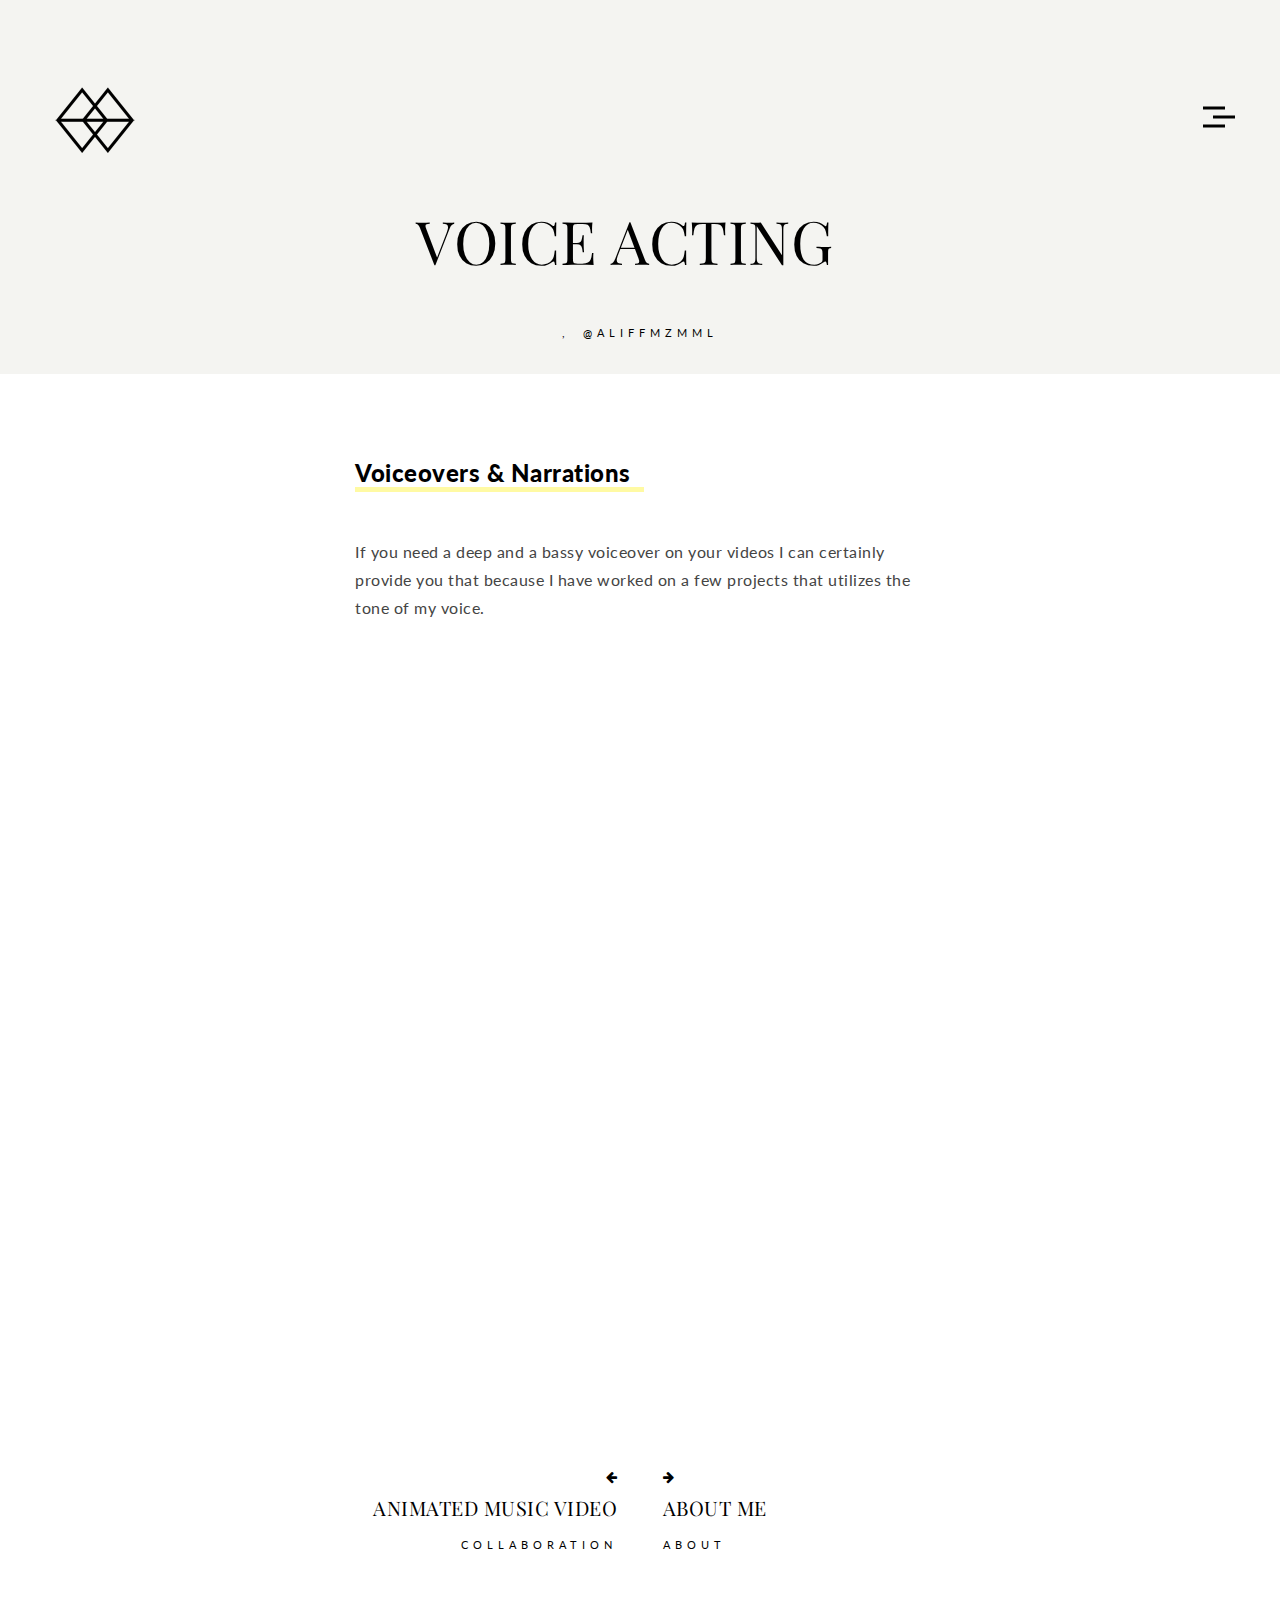
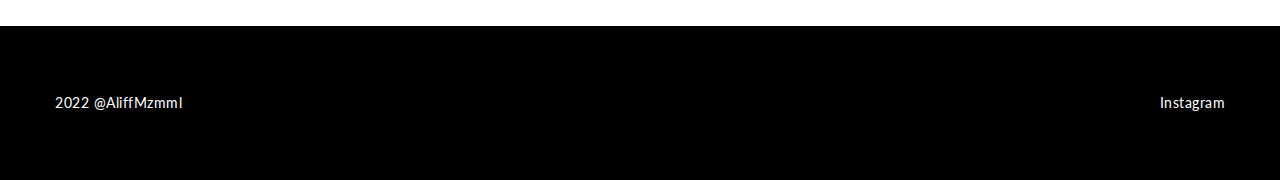
<file: single4.html>
<!DOCTYPE HTML>
<html lang="en-US">
    <head>
         <title>AliffMzmml</title>
        <meta http-equiv="Content-Type" content="text/html; charset=UTF-8">
        <meta name="description" content="Template by CocoBasic" />
        <meta name="keywords" content="HTML, CSS, JavaScript, PHP" />
        <meta name="author" content="CocoBasic" />
        <meta name="viewport" content="width=device-width, initial-scale=1, maximum-scale=1">

        <link rel="shortcut icon" href="images/favicon.ico" />       
        <link href='http://fonts.googleapis.com/css?family=Playfair+Display:400,400i%7CLato:300,300i,400,400i,700,700i,900%7CMontserrat:900' rel='stylesheet' type='text/css'>		
        <link rel="stylesheet" type="text/css"  href='css/clear.css' />
        <link rel="stylesheet" type="text/css"  href='css/common.css' />
        <link rel="stylesheet" type="text/css"  href='css/font-awesome.min.css' />
        <link rel="stylesheet" type="text/css"  href='css/sm-clean.css' />        
        <link rel="stylesheet" type="text/css"  href='css/slick.css' />        
        <link rel="stylesheet" type="text/css"  href='css/justifiedGallery.min.css' />
        <link rel="stylesheet" type="text/css"  href='css/prettyPhoto.css' />
        <link rel="stylesheet" type="text/css"  href='style.css' />

        <!--[if lt IE 9]>
                <script src="js/html5.js"></script>            
                <script src="js/respond.min.js"></script>                   
        <![endif]-->  
    </head>


    <body class="single single-post">

        <div class="site-wrapper">

            <div class="doc-loader"></div>       

            <div class="menu-wraper center-relative">                          
                <div class="menu-holder">
                    <nav id="header-main-menu" class="big-menu">
                        <ul class="main-menu sm sm-clean">
                            <li>
                                <a href="index.html">Home</a>
                            </li>                            
                            <li>
                                <a href="about.html">About</a>
                            </li>                            
                            <li>
                                <a href="portfolio.html">Portfolio</a>
                            </li>                            
                            <li>
                                <a href="#">Portfolio Post</a>
                                <ul class="sub-menu">
                                    <li>
                                        <a href="portfolio-item1.html">Demo 1</a>
                                    </li>
                                    <li>
                                        <a href="portfolio-item2.html">Demo 2</a>
                                    </li>
                                    <li>
                                        <a href="portfolio-item3.html">Demo 3</a>
                                    </li>
                                    <li>
                                        <a href="portfolio-item4.html">Demo 4</a>
                                    </li>
                                    <li>
                                        <a href="portfolio-item5.html">Demo 5</a>
                                    </li>
                                </ul>
                            </li>                            
                            <li>
                                <a href="gallery.html">Gallery</a>
                            </li>                            
                            <li>
                                <a href="gallery-full.html">Gallery Full</a>
                            </li>                            
                            <li>
                                <a href="contact.html">Contact</a>
                            </li>                            
                        </ul>   
                    </nav>
                </div>
            </div>

            <div class="header-holder center-relative relative content-1170">
                <div class="header-logo">
                    <a href="index.html">
                        <img src="images/logo_@x2.png" alt="Park">
                    </a>               
                </div>
                <div class="toggle-holder">
                    <div id="toggle">
                        <div class="first-menu-line"></div>
                        <div class="second-menu-line"></div>
                        <div class="third-menu-line"></div>
                    </div>
                </div>
                <div class="clear"></div>	
            </div>    


            <div id="content" class="site-content center-relative">
                <article class="post">
                    <div class="entry-header content-830 center-relative">
                        <h1 class="entry-title">VOICE ACTING&nbsp;&nbsp;</h1>
                        
<div class="entry-info">
                           
            <div class="cat-links">
                                <ul>
                                  <li><br>
                                  </li>
                                  <li> <a href="https://www.instagram.com/aliffmzmml/?hl=en">@ALIFFMZMML</a> </li>
                                </ul>
          </div>                                                                                                     

                      </div>
                  </div>
                    <div class="entry-content">
                        <div class="content-570 center-relative">                            
                           
                            <p class="big-text">
                          Voiceovers &amp; Narrations&nbsp;&nbsp; </p>
                            <br>
                            <p>
                          If you need a deep and a bassy voiceover on your videos I can certainly provide you that because I have worked on a few projects that utilizes the tone of my voice.  &nbsp; </p>
                            <blockquote>
                               
                          </blockquote>
                            
                            <br>
                      </div>
                        <div class="full-post-width content-1170 center-relative">
                        <iframe width="560" height="315" src="https://www.youtube.com/embed/rDVDPlLKkPI" title="YouTube video player" frameborder="0" allow="accelerometer; autoplay; clipboard-write; encrypted-media; gyroscope; picture-in-picture" allowfullscreen></iframe>                
                            <div class="content-570 center-relative">
                                <br>
                               
                            </div>
                        </div>
                    </div>
                    <div class="clear"></div>
                </article>
                <div class="nav-links">                
                    <div class="content-570 center-relative">
                        <div class="nav-previous">                                                                          
                            <a href="single3.html" rel="prev">
                                ANIMATED MUSIC VIDEO 
                            </a>    
                            <div class="clear"></div>
                            <div class="cat-links">
                                <ul>
                                    <li><a href="single3.html">COLLABORATION</a></li>
                                    
                                </ul>
                            </div> 
                        </div>
                        <div class="nav-next">                                                  
                            <a href="about.html" rel="next">
                                ABOUT ME
                            </a>                     
                            <div class="clear"></div>
                            <div class="cat-links">
                                <ul>
                                    <li><a href="about.html">ABOUT</a></li>                               
                                </ul>
                            </div>                             
                        </div>
                        <div class="clear"></div>
                    </div>
                </div>                            
            </div>

            <!--Footer-->

              <footer class="footer">
                <div class="footer-content content-1170 center-relative">	        
                    <ul class="copyright-holder">
                        <li class="copyright-footer">
                          2022 @AliffMzmml                
                      </li>
                        <li class="social-footer">                
                           <a href="https://www.instagram.com/aliffmzmml/?hl=en">Instagram</a>               
                        </li>            
                    </ul>
                </div>
            </footer>
        </div>

        <!--Load JavaScript-->
        <script type="text/javascript" src="js/jquery.js"></script>			                                       
        <script type='text/javascript' src='js/imagesloaded.pkgd.js'></script>                
        <script type='text/javascript' src='js/jquery.fitvids.js'></script>                
        <script type='text/javascript' src='js/jquery.smartmenus.min.js'></script>                                 
        <script type='text/javascript' src='js/isotope.pkgd.js'></script>                                 
        <script type='text/javascript' src='js/jquery.easing.1.3.js'></script>                          
        <script type='text/javascript' src='js/jquery.justifiedGallery.min.js'></script>                          
        <script type='text/javascript' src='js/jquery.prettyPhoto.js'></script>                          
        <script type='text/javascript' src='js/slick.min.js'></script>                          
        <script type='text/javascript' src='js/main.js'></script>
    </body>
</html>
</file>
<file: css/clear.css>
html, body, div, span, object, iframe,
h1, h2, h3, h4, h5, h6, p, blockquote, pre,
abbr, address, cite, code,
del, dfn, em, img, ins, kbd, q, samp,
small, strong, sub, sup, var,
b, i,
fieldset, form, label, legend,
caption, tfoot, thead,
article, aside, canvas, details, figcaption, figure, 
footer, header, hgroup, menu, nav, section, summary,
time, mark, audio, video {
    margin:0;
    padding:0;
    border:0;
    outline: none;
    font-size:100%;
    vertical-align:baseline;
    background:transparent;
}

body {
    line-height:1;
}

article,aside,details,figcaption,figure,
footer,header,hgroup,menu,nav,section { 
    display:block;
}

blockquote, q {
    quotes:none;
}

blockquote:before, blockquote:after,
q:before, q:after {
    content:'';
    content:none;
}

a {
    margin:0;
    padding:0;
    font-size:100%;
	outline: none;
    vertical-align:baseline;
    background:transparent;
}

ins {
    background-color:#ff9;
    color:#000;
    text-decoration:none;
}

mark {
    background-color:#ff9;
    color:#000; 
    font-style:italic;
    font-weight:bold;
}

del {
    text-decoration: line-through;
}

abbr[title], dfn[title] {
    border-bottom:1px dotted;
    cursor:help;
}

hr {
    display:block;
    height:1px;
    border:0;   
    border-top:1px solid #cccccc;
    margin:1em 0;
    padding:0;
}

input, select {
    vertical-align:middle;
}

input:focus, textarea:focus
{
    outline: none;
}
</file>
<file: css/common.css>
.block
{
    display: block;
}
.hidden
{
    display: none;
}
.clear
{
    clear: both;
}
.left
{
    float: left;
}
.right
{
    float: right;
}
.line-height
{
    line-height: 0;
}
.clear-right
{
    clear: right;
}
.clear-left
{
    clear: left;
}
.center-relative
{
    margin-left: auto;
    margin-right: auto;
}
.center-absolute
{
    left: 50%;
}
.center-text
{
    text-align: center !important;
}
.text-left
{
    text-align: left;
}
.text-right
{
    text-align: right;
}
.absolute
{
    position: absolute;
}
.fixed
{
    position: fixed;
}
.relative
{
    position: relative;
}
.aligncenter 
{
    display: block;
    margin: 5px auto 5px auto;
}
.margin-0
{
    margin: 0 !important;
    line-height: 0;
}
.top-0
{
    margin-top: 0 !important;
}
.top-5
{
    margin-top: 5px !important;	
}
.top-10
{
    margin-top: 10px;	
}
.top-15
{
    margin-top: 15px;	
}
.top-20
{
    margin-top: 20px;
}
.top-25
{
    margin-top: 25px;	
}
.top-30
{
    margin-top: 30px;	
}
.top-50
{
    margin-top: 50px;	
}
.top-60
{
    margin-top: 60px;	
}
.top-70
{
    margin-top: 70px;	
}
.top-75
{
    margin-top: 75px;	
}
.top-80
{
    margin-top: 80px;
}
.top-100
{
    margin-top: 100px;	
}
.top-105
{
    margin-top: 105px;	
}
.top-120
{
    margin-top: 120px;
}
.top-150
{
    margin-top: 150px;	
}
.top-200
{
    margin-top: 200px;	
}
.top-negative-30
{
    margin-top: -30px;
}
.left-35
{
    margin-left:35px;
}
.right-35
{
    margin-right:35px;
}
.bottom-0
{
    margin-bottom: 0 !important;
}
.bottom-10
{
    margin-bottom: 10px !important;
}
.bottom-20
{
    margin-bottom: 20px !important;
}
.bottom-25
{
    margin-bottom: 25px !important;
}
.bottom-30
{
    margin-bottom: 30px !important;
}
.bottom-50
{
    margin-bottom: 50px !important;
}
.bottom-100
{
    margin-bottom: 100px !important;
}
.bottom-150
{
    margin-bottom: 150px !important;
}
.bottom-200
{
    margin-bottom: 200px !important;
}
blockquote
{
    font-weight: 300;
    font-style: italic;
    border-left: 10px solid #fffaa3;
    padding-left: 20px;
    margin-top: 50px;
    margin-bottom: 50px;
    font-size: 24px;
    line-height: 35px;
    max-width: 285px;
    margin-left: auto;
    margin-right: auto;
}
blockquote cite
{
    margin-top: 20px;
    display: block;
    font-weight: 400;
}
iframe
{
    width: 100%;
}
a.button
{
    display: inline-block;
    color: #000000;
    border: 1px solid #000000;
    text-align: center;
    padding-bottom: 15px;
    padding-top: 12px;
    padding-left: 50px;
    padding-right: 45px;
    cursor: pointer;
    vertical-align: middle;
    text-decoration: none;
    font-size: 11px;
    transition: all .2s linear;
    letter-spacing: 5px;
    line-height: 22px;
    margin-bottom: 17px;
    text-transform: uppercase;
}

a.button:active
{
    position: relative;
    top: 1px;	
}

a.button:hover
{
    color: white;
    background-color: #000000;
}
h1,h2,h3,h4,h5,h6
{
    padding: 20px 0;
}
h1
{
    font-size: 38px;
    line-height: 38px;    
}
h2
{
    font-size: 34px;    
    line-height: 34px;    
}
h3
{
    font-size: 32px;  
    line-height: 32px;    
}
h4
{
    font-size: 30px;    
}
h5
{
    font-size: 28px;   
}
h6
{
    font-size: 26px;    
}
em
{
    font-style: italic;
}
ol
{
    list-style-type: decimal;
}
pre
{
    word-wrap: break-word;
    white-space: pre-wrap;
}
table, th, td
{
    border:1px solid black;
    padding: 10px;
    vertical-align: middle;
}
sup
{
    vertical-align: super;
    font-size: smaller;
}
sub
{
    vertical-align: sub;
    font-size: smaller;
}
.single-content ol
{
    display: block;
    list-style-type: decimal;
    margin: 0 0 14px 17px;
}
.single-content ul
{
    display: block;
    list-style-type: disc;
    margin: 0 0 14px 17px;
}

.one,  .one_half,  .one_third,  .two_third,  .three_fourth, 
.one_fourth{
    margin-right: 14%;
    float: left;
    position: relative;
    margin-bottom: 30px;
}
.last{
    margin-right: 0 !important;
    clear: right;
}
.one{
    float: none;
    display: block;
    clear: both;
    margin-right: 0;
}
.one_half{
    width: 43%;    
}
.one_third{
    width: 24%;
    text-align: justify;
}
.two_third{
    width: 62%;
    text-align: justify;
}
.one_fourth{
    width: 14.5%;
}
.three_fourth{
    width: 71.5%;
}

.one_half.margin-0{
    width: 50%;
}
.one_third.margin-0{
    width: 33.333333333%;
}
.two_third.margin-0{
    width: 66.666666666%;
}
.one_fourth.margin-0{
    width: 25%;
}
.three_fourth.margin-0{
    width: 75%;
}

.isotope.no-transition,
.isotope.no-transition .isotope-item,
.isotope .isotope-item.no-transition {
    -webkit-transition-duration: 0s;
    -moz-transition-duration: 0s;
    -ms-transition-duration: 0s;
    -o-transition-duration: 0s;
    transition-duration: 0s;
}


div.pp_default .pp_loaderIcon
{
    display: none !important;
}

div.pp_default a.pp_arrow_previous
{
    background-image: url(../images/nav_left.png);
    background-size: 20px 20px;    
    width: 20px;
    height: 20px;
    margin-top: 5px;
    font-size: 0;
    line-height: 0;
    text-indent: -99999999px;
    transition: transform .3s ease;
}

div.pp_default a.pp_arrow_next
{
    background-image: url(../images/nav_right.png);
    background-size: 20px 20px;    
    width: 20px;
    height: 20px;
    margin-top: 5px;
    margin-left: 10px;
    font-size: 0;
    line-height: 0;
    text-indent: -99999999px;
    transition: transform .3s ease;
}

div.pp_default a.pp_arrow_previous:hover 
{
    transform: translateX(-5px);
}

div.pp_default a.pp_arrow_next:hover 
{
    transform: translateX(5px);
}

div.pp_default .pp_close
{
    background-image: url(../images/close.png);
    background-size: 30px 30px;
    margin-top: 5px;
    text-indent: -99999999px;
    font-size: 0;
    line-height: 0;    
}

div.pp_default .pp_nav .currentTextHolder
{
    padding: 0 0 0 20px;
    color: #fff;
}

div.pp_default .pp_content_container .pp_details 
{
    margin-top: 30px !important;
    z-index: 3;
}

div.pp_default .pp_description 
{
    font-family: 'Lato', sans-serif;
    font-size: 15px;
    line-height: 30px;
    position: absolute;
    top: -30px;
    margin: 0;
    color: #fff;
    font-weight: 400;
}


.justified-gallery>a>.caption,
.justified-gallery>div>.caption 
{    
    background-color: #F4F4F1;    
    color: #000;
    font-size: 12px;
    font-weight: 400;
    font-family: 'Lato', sans-serif;
    padding-left: 20px;
}

.justified-gallery>a>.caption.caption-visible,
.justified-gallery>div>.caption.caption-visible {
    filter: "alpha(opacity=100)";
    opacity: 1
}
</file>
<file: css/sm-clean.css>
.sm-clean {
    background: #eeeeee;
    -webkit-border-radius: 5px;
    -moz-border-radius: 5px;
    -ms-border-radius: 5px;
    -o-border-radius: 5px;
    border-radius: 5px;
}
.sm-clean a, .sm-clean a:hover, .sm-clean a:focus, .sm-clean a:active {
    padding: 13px 20px;
    /* make room for the toggle button (sub indicator) */
    padding-right: 58px;
    font-size: 18px;
    font-weight: normal;
    line-height: 17px;
    text-decoration: none;
}
.sm-clean a.current {
    color: #d23600;
}
.sm-clean a.disabled {
    color: #bbbbbb;
}
.sm-clean a span.sub-arrow {
    position: absolute;
    top: 50%;
    margin-top: -12px;
    left: auto;
    right: 4px;
    width: 34px;
    height: 34px;
    overflow: hidden;
    font: bold 18px/34px monospace !important;
    text-align: center;
    text-shadow: none;   
    -webkit-border-radius: 5px;
    -moz-border-radius: 5px;
    -ms-border-radius: 5px;
    -o-border-radius: 5px;
    border-radius: 5px;
}
.sm-clean a.highlighted span.sub-arrow:before {
    display: block;
    content: '-';
}
.sm-clean > li:first-child > a, .sm-clean > li:first-child > :not(ul) a {
    -webkit-border-radius: 5px 5px 0 0;
    -moz-border-radius: 5px 5px 0 0;
    -ms-border-radius: 5px 5px 0 0;
    -o-border-radius: 5px 5px 0 0;
    border-radius: 5px 5px 0 0;
}
.sm-clean > li:last-child > a, .sm-clean > li:last-child > *:not(ul) a, .sm-clean > li:last-child > ul,
.sm-clean > li:last-child > ul > li:last-child > a, .sm-clean > li:last-child > ul > li:last-child > *:not(ul) a, .sm-clean > li:last-child > ul > li:last-child > ul,
.sm-clean > li:last-child > ul > li:last-child > ul > li:last-child > a, .sm-clean > li:last-child > ul > li:last-child > ul > li:last-child > *:not(ul) a, .sm-clean > li:last-child > ul > li:last-child > ul > li:last-child > ul,
.sm-clean > li:last-child > ul > li:last-child > ul > li:last-child > ul > li:last-child > a, .sm-clean > li:last-child > ul > li:last-child > ul > li:last-child > ul > li:last-child > *:not(ul) a, .sm-clean > li:last-child > ul > li:last-child > ul > li:last-child > ul > li:last-child > ul,
.sm-clean > li:last-child > ul > li:last-child > ul > li:last-child > ul > li:last-child > ul > li:last-child > a, .sm-clean > li:last-child > ul > li:last-child > ul > li:last-child > ul > li:last-child > ul > li:last-child > *:not(ul) a, .sm-clean > li:last-child > ul > li:last-child > ul > li:last-child > ul > li:last-child > ul > li:last-child > ul {
    -webkit-border-radius: 0 0 5px 5px;
    -moz-border-radius: 0 0 5px 5px;
    -ms-border-radius: 0 0 5px 5px;
    -o-border-radius: 0 0 5px 5px;
    border-radius: 0 0 5px 5px;
}
.sm-clean > li:last-child > a.highlighted, .sm-clean > li:last-child > *:not(ul) a.highlighted,
.sm-clean > li:last-child > ul > li:last-child > a.highlighted, .sm-clean > li:last-child > ul > li:last-child > *:not(ul) a.highlighted,
.sm-clean > li:last-child > ul > li:last-child > ul > li:last-child > a.highlighted, .sm-clean > li:last-child > ul > li:last-child > ul > li:last-child > *:not(ul) a.highlighted,
.sm-clean > li:last-child > ul > li:last-child > ul > li:last-child > ul > li:last-child > a.highlighted, .sm-clean > li:last-child > ul > li:last-child > ul > li:last-child > ul > li:last-child > *:not(ul) a.highlighted,
.sm-clean > li:last-child > ul > li:last-child > ul > li:last-child > ul > li:last-child > ul > li:last-child > a.highlighted, .sm-clean > li:last-child > ul > li:last-child > ul > li:last-child > ul > li:last-child > ul > li:last-child > *:not(ul) a.highlighted {
    -webkit-border-radius: 0;
    -moz-border-radius: 0;
    -ms-border-radius: 0;
    -o-border-radius: 0;
    border-radius: 0;
}
.sm-clean > li:first-child {
    border-top: 0;
}
.sm-clean ul a, .sm-clean ul a:hover, .sm-clean ul a:focus, .sm-clean ul a:active {
    font-size: 16px;
    border-left: 8px solid transparent;
}
.sm-clean ul ul a,
.sm-clean ul ul a:hover,
.sm-clean ul ul a:focus,
.sm-clean ul ul a:active {
    border-left: 16px solid transparent;
}
.sm-clean ul ul ul a,
.sm-clean ul ul ul a:hover,
.sm-clean ul ul ul a:focus,
.sm-clean ul ul ul a:active {
    border-left: 24px solid transparent;
}
.sm-clean ul ul ul ul a,
.sm-clean ul ul ul ul a:hover,
.sm-clean ul ul ul ul a:focus,
.sm-clean ul ul ul ul a:active {
    border-left: 32px solid transparent;
}
.sm-clean ul ul ul ul ul a,
.sm-clean ul ul ul ul ul a:hover,
.sm-clean ul ul ul ul ul a:focus,
.sm-clean ul ul ul ul ul a:active {
    border-left: 40px solid transparent;
}

/* Mobile first layout SmartMenus Core CSS (it's not recommended editing these rules)
   You need this once per page no matter how many menu trees or different themes you use.
-------------------------------------------------------------------------------------------*/

.sm,.sm ul,.sm li{display: table;list-style:none;margin: 0 auto;padding:0;line-height:normal;direction:ltr;-webkit-tap-highlight-color:rgba(0,0,0,0);}
.sm-rtl,.sm-rtl ul,.sm-rtl li{direction:rtl;text-align:right;}
.sm>li>h1,.sm>li>h2,.sm>li>h3,.sm>li>h4,.sm>li>h5,.sm>li>h6{margin:0;padding:0;}
.sm ul{display:none;}
.sm li,.sm a{position:relative;}
.sm a{display:block;}
.sm a.disabled{cursor:not-allowed;}
.sm:after{content:"\00a0";display:block;height:0;font:0px/0 serif;clear:both;visibility:hidden;overflow:hidden;}
.sm,.sm *,.sm *:before,.sm *:after{-moz-box-sizing:border-box;-webkit-box-sizing:border-box;box-sizing:border-box;}
</file>
<file: css/prettyPhoto.css>
/* ------------------------------------------------------------------------
        This you can edit.
------------------------------------------------------------------------- */

/* ----------------------------------
        Default Theme
----------------------------------- */

div.pp_default .pp_top,
div.pp_default .pp_top .pp_middle,
div.pp_default .pp_top .pp_left,
div.pp_default .pp_top .pp_right,
div.pp_default .pp_bottom,
div.pp_default .pp_bottom .pp_left,
div.pp_default .pp_bottom .pp_middle,
div.pp_default .pp_bottom .pp_right { height: 13px; }

div.pp_default .pp_content .ppt { color: #f8f8f8; }
div.pp_default .pp_content_container .pp_left { padding-left: 13px; }
div.pp_default .pp_content_container .pp_right { padding-right: 13px; }
/*div.pp_default .pp_content { background-color: #fff; }*/
div.pp_default .pp_next:hover { background: url(../images/prettyPhoto/default/sprite_next.png) center right  no-repeat; cursor: pointer; } /* Next button */
div.pp_default .pp_previous:hover { background: url(../images/prettyPhoto/default/sprite_prev.png) center left no-repeat; cursor: pointer; } /* Previous button */
div.pp_default .pp_expand { background: url(../images/prettyPhoto/default/sprite.png) 0 -29px no-repeat; cursor: pointer; width: 28px; height: 28px; display: none !important; } /* Expand button */
div.pp_default .pp_expand:hover { background: url(../images/prettyPhoto/default/sprite.png) 0 -56px no-repeat; cursor: pointer; } /* Expand button hover */
div.pp_default .pp_contract { background: url(../images/prettyPhoto/default/sprite.png) 0 -84px no-repeat; cursor: pointer; width: 28px; height: 28px; } /* Contract button */
div.pp_default .pp_contract:hover { background: url(../images/prettyPhoto/default/sprite.png) 0 -113px no-repeat; cursor: pointer; } /* Contract button hover */
div.pp_default .pp_close { width: 30px; height: 30px; cursor: pointer; } /* Close button */
div.pp_default #pp_full_res .pp_inline { color: #000; background-color: white; padding: 30px; } 
.pp_inline img {max-width: 100%; max-height: 100%; width: auto; height: auto;}
div.pp_default .pp_gallery ul li a { background: url(../images/prettyPhoto/default/default_thumb.png) center center #f8f8f8; border:1px solid #aaa; }
div.pp_default .pp_gallery ul li a:hover,
div.pp_default .pp_gallery ul li.selected a { border-color: #fff; }
div.pp_default .pp_social { margin-top: 7px;}

div.pp_default .pp_gallery a.pp_arrow_previous,
div.pp_default .pp_gallery a.pp_arrow_next { position: static; left: auto; }
div.pp_default .pp_nav .pp_play,
div.pp_default .pp_nav .pp_pause { background: url(../images/prettyPhoto/default/sprite.png) -51px 1px no-repeat; height:30px; width:30px; }
div.pp_default .pp_nav .pp_pause { background-position: -51px -29px; }
div.pp_default .pp_details { position: relative; }
div.pp_default a.pp_arrow_previous,
div.pp_default a.pp_arrow_next { height: 26px;  margin: -4px 0 0 0; width: 20px; }
div.pp_default a.pp_arrow_next { left: 52px;} /* The next arrow in the bottom nav */
div.pp_default .pp_content_container .pp_details { margin-top: 5px; }
div.pp_default .pp_nav { clear: none; height: 30px; width: 110px; position: relative; }
div.pp_default .pp_nav .currentTextHolder{ font-family: Georgia; font-style: italic; color:#999; font-size: 11px; left: 75px; line-height: 25px; margin: 0; padding: 0 0 0 10px; position: absolute; top: 2px; }

div.pp_default .pp_close:hover, div.pp_default .pp_nav .pp_play:hover, div.pp_default .pp_nav .pp_pause:hover, div.pp_default .pp_arrow_next:hover, div.pp_default .pp_arrow_previous:hover { opacity:0.7; }

div.pp_default .pp_description{ font-size: 11px; font-weight: bold; line-height: 14px; margin: 5px 50px 5px 0; }


div.pp_default .pp_loaderIcon { background: url(../images/prettyPhoto/default/loader.gif) center center no-repeat; background-color: white;} /* Loader icon */


/* ----------------------------------
        Light Rounded Theme
----------------------------------- */


div.light_rounded .pp_top .pp_left { background: url(../images/prettyPhoto/light_rounded/sprite.png) -88px -53px no-repeat; } /* Top left corner */
div.light_rounded .pp_top .pp_middle { background: #fff; } /* Top pattern/color */
div.light_rounded .pp_top .pp_right { background: url(../images/prettyPhoto/light_rounded/sprite.png) -110px -53px no-repeat; } /* Top right corner */

div.light_rounded .pp_content .ppt { color: #000; }
div.light_rounded .pp_content_container .pp_left,
div.light_rounded .pp_content_container .pp_right { background: #fff; }
div.light_rounded .pp_content { background-color: #fff; } /* Content background */
div.light_rounded .pp_next:hover { background: url(../images/prettyPhoto/light_rounded/btnNext.png) center right  no-repeat; cursor: pointer; } /* Next button */
div.light_rounded .pp_previous:hover { background: url(../images/prettyPhoto/light_rounded/btnPrevious.png) center left no-repeat; cursor: pointer; } /* Previous button */
div.light_rounded .pp_expand { background: url(../images/prettyPhoto/light_rounded/sprite.png) -31px -26px no-repeat; cursor: pointer; } /* Expand button */
div.light_rounded .pp_expand:hover { background: url(../images/prettyPhoto/light_rounded/sprite.png) -31px -47px no-repeat; cursor: pointer; } /* Expand button hover */
div.light_rounded .pp_contract { background: url(../images/prettyPhoto/light_rounded/sprite.png) 0 -26px no-repeat; cursor: pointer; } /* Contract button */
div.light_rounded .pp_contract:hover { background: url(../images/prettyPhoto/light_rounded/sprite.png) 0 -47px no-repeat; cursor: pointer; } /* Contract button hover */
div.light_rounded .pp_close { width: 75px; height: 22px; background: url(../images/prettyPhoto/light_rounded/sprite.png) -1px -1px no-repeat; cursor: pointer; } /* Close button */
div.light_rounded .pp_details { position: relative; }
div.light_rounded .pp_description { margin-right: 85px; }
div.light_rounded #pp_full_res .pp_inline { color: #000; } 
div.light_rounded .pp_gallery a.pp_arrow_previous,
div.light_rounded .pp_gallery a.pp_arrow_next { margin-top: 12px !important; }
div.light_rounded .pp_nav .pp_play { background: url(../images/prettyPhoto/light_rounded/sprite.png) -1px -100px no-repeat; height: 15px; width: 14px; }
div.light_rounded .pp_nav .pp_pause { background: url(../images/prettyPhoto/light_rounded/sprite.png) -24px -100px no-repeat; height: 15px; width: 14px; }

div.light_rounded .pp_arrow_previous { background: url(../images/prettyPhoto/light_rounded/sprite.png) 0 -71px no-repeat; } /* The previous arrow in the bottom nav */
div.light_rounded .pp_arrow_previous.disabled { background-position: 0 -87px; cursor: default; }
div.light_rounded .pp_arrow_next { background: url(../images/prettyPhoto/light_rounded/sprite.png) -22px -71px no-repeat; } /* The next arrow in the bottom nav */
div.light_rounded .pp_arrow_next.disabled { background-position: -22px -87px; cursor: default; }

div.light_rounded .pp_bottom .pp_left { background: url(../images/prettyPhoto/light_rounded/sprite.png) -88px -80px no-repeat; } /* Bottom left corner */
div.light_rounded .pp_bottom .pp_middle { background: #fff; } /* Bottom pattern/color */
div.light_rounded .pp_bottom .pp_right { background: url(../images/prettyPhoto/light_rounded/sprite.png) -110px -80px no-repeat; } /* Bottom right corner */

div.light_rounded .pp_loaderIcon { background: url(../images/prettyPhoto/light_rounded/loader.gif) center center no-repeat; } /* Loader icon */

/* ----------------------------------
        Dark Rounded Theme
----------------------------------- */

div.dark_rounded .pp_top .pp_left { background: url(../images/prettyPhoto/dark_rounded/sprite.png) -88px -53px no-repeat; } /* Top left corner */
div.dark_rounded .pp_top .pp_middle { background: url(../images/prettyPhoto/dark_rounded/contentPattern.png) top left repeat; } /* Top pattern/color */
div.dark_rounded .pp_top .pp_right { background: url(../images/prettyPhoto/dark_rounded/sprite.png) -110px -53px no-repeat; } /* Top right corner */

div.dark_rounded .pp_content_container .pp_left { background: url(../images/prettyPhoto/dark_rounded/contentPattern.png) top left repeat-y; } /* Left Content background */
div.dark_rounded .pp_content_container .pp_right { background: url(../images/prettyPhoto/dark_rounded/contentPattern.png) top right repeat-y; } /* Right Content background */
div.dark_rounded .pp_content { background: url(../images/prettyPhoto/dark_rounded/contentPattern.png) top left repeat; } /* Content background */
div.dark_rounded .pp_next:hover { background: url(../images/prettyPhoto/dark_rounded/btnNext.png) center right  no-repeat; cursor: pointer; } /* Next button */
div.dark_rounded .pp_previous:hover { background: url(../images/prettyPhoto/dark_rounded/btnPrevious.png) center left no-repeat; cursor: pointer; } /* Previous button */
div.dark_rounded .pp_expand { background: url(../images/prettyPhoto/dark_rounded/sprite.png) -31px -26px no-repeat; cursor: pointer; } /* Expand button */
div.dark_rounded .pp_expand:hover { background: url(../images/prettyPhoto/dark_rounded/sprite.png) -31px -47px no-repeat; cursor: pointer; } /* Expand button hover */
div.dark_rounded .pp_contract { background: url(../images/prettyPhoto/dark_rounded/sprite.png) 0 -26px no-repeat; cursor: pointer; } /* Contract button */
div.dark_rounded .pp_contract:hover { background: url(../images/prettyPhoto/dark_rounded/sprite.png) 0 -47px no-repeat; cursor: pointer; } /* Contract button hover */
div.dark_rounded .pp_close { width: 75px; height: 22px; background: url(../images/prettyPhoto/dark_rounded/sprite.png) -1px -1px no-repeat; cursor: pointer; } /* Close button */
div.dark_rounded .pp_details { position: relative; }
div.dark_rounded .pp_description { margin-right: 85px; }
div.dark_rounded .currentTextHolder { color: #c4c4c4; }
div.dark_rounded .pp_description { color: #fff; }
div.dark_rounded #pp_full_res .pp_inline { color: #fff; }
div.dark_rounded .pp_gallery a.pp_arrow_previous,
div.dark_rounded .pp_gallery a.pp_arrow_next { margin-top: 12px !important; }
div.dark_rounded .pp_nav .pp_play { background: url(../images/prettyPhoto/dark_rounded/sprite.png) -1px -100px no-repeat; height: 15px; width: 14px; }
div.dark_rounded .pp_nav .pp_pause { background: url(../images/prettyPhoto/dark_rounded/sprite.png) -24px -100px no-repeat; height: 15px; width: 14px; }

div.dark_rounded .pp_arrow_previous { background: url(../images/prettyPhoto/dark_rounded/sprite.png) 0 -71px no-repeat; } /* The previous arrow in the bottom nav */
div.dark_rounded .pp_arrow_previous.disabled { background-position: 0 -87px; cursor: default; }
div.dark_rounded .pp_arrow_next { background: url(../images/prettyPhoto/dark_rounded/sprite.png) -22px -71px no-repeat; } /* The next arrow in the bottom nav */
div.dark_rounded .pp_arrow_next.disabled { background-position: -22px -87px; cursor: default; }

div.dark_rounded .pp_bottom .pp_left { background: url(../images/prettyPhoto/dark_rounded/sprite.png) -88px -80px no-repeat; } /* Bottom left corner */
div.dark_rounded .pp_bottom .pp_middle { background: url(../images/prettyPhoto/dark_rounded/contentPattern.png) top left repeat; } /* Bottom pattern/color */
div.dark_rounded .pp_bottom .pp_right { background: url(../images/prettyPhoto/dark_rounded/sprite.png) -110px -80px no-repeat; } /* Bottom right corner */

div.dark_rounded .pp_loaderIcon { background: url(../images/prettyPhoto/dark_rounded/loader.gif) center center no-repeat; } /* Loader icon */


/* ----------------------------------
        Dark Square Theme
----------------------------------- */

div.dark_square .pp_left ,
div.dark_square .pp_middle,
div.dark_square .pp_right,
div.dark_square .pp_content { background: #000; }

div.dark_square .currentTextHolder { color: #c4c4c4; }
div.dark_square .pp_description { color: #fff; }
div.dark_square .pp_loaderIcon { background: url(../images/prettyPhoto/dark_square/loader.gif) center center no-repeat; } /* Loader icon */

div.dark_square .pp_expand { background: url(../images/prettyPhoto/dark_square/sprite.png) -31px -26px no-repeat; cursor: pointer; } /* Expand button */
div.dark_square .pp_expand:hover { background: url(../images/prettyPhoto/dark_square/sprite.png) -31px -47px no-repeat; cursor: pointer; } /* Expand button hover */
div.dark_square .pp_contract { background: url(../images/prettyPhoto/dark_square/sprite.png) 0 -26px no-repeat; cursor: pointer; } /* Contract button */
div.dark_square .pp_contract:hover { background: url(../images/prettyPhoto/dark_square/sprite.png) 0 -47px no-repeat; cursor: pointer; } /* Contract button hover */
div.dark_square .pp_close { width: 75px; height: 22px; background: url(../images/prettyPhoto/dark_square/sprite.png) -1px -1px no-repeat; cursor: pointer; } /* Close button */
div.dark_square .pp_details { position: relative; }
div.dark_square .pp_description { margin: 0 85px 0 0; }
div.dark_square #pp_full_res .pp_inline { color: #fff; }
div.dark_square .pp_gallery a.pp_arrow_previous,
div.dark_square .pp_gallery a.pp_arrow_next { margin-top: 12px !important; }
div.dark_square .pp_nav { clear: none; }
div.dark_square .pp_nav .pp_play { background: url(../images/prettyPhoto/dark_square/sprite.png) -1px -100px no-repeat; height: 15px; width: 14px; }
div.dark_square .pp_nav .pp_pause { background: url(../images/prettyPhoto/dark_square/sprite.png) -24px -100px no-repeat; height: 15px; width: 14px; }

div.dark_square .pp_arrow_previous { background: url(../images/prettyPhoto/dark_square/sprite.png) 0 -71px no-repeat; } /* The previous arrow in the bottom nav */
div.dark_square .pp_arrow_previous.disabled { background-position: 0 -87px; cursor: default; }
div.dark_square .pp_arrow_next { background: url(../images/prettyPhoto/dark_square/sprite.png) -22px -71px no-repeat; } /* The next arrow in the bottom nav */
div.dark_square .pp_arrow_next.disabled { background-position: -22px -87px; cursor: default; }

div.dark_square .pp_next:hover { background: url(../images/prettyPhoto/dark_square/btnNext.png) center right  no-repeat; cursor: pointer; } /* Next button */
div.dark_square .pp_previous:hover { background: url(../images/prettyPhoto/dark_square/btnPrevious.png) center left no-repeat; cursor: pointer; } /* Previous button */


/* ----------------------------------
        Light Square Theme
----------------------------------- */

div.light_square .pp_left ,
div.light_square .pp_middle,
div.light_square .pp_right,
div.light_square .pp_content { background: #fff; }

div.light_square .pp_content .ppt { color: #000; }
div.light_square .pp_expand { background: url(../images/prettyPhoto/light_square/sprite.png) -31px -26px no-repeat; cursor: pointer; } /* Expand button */
div.light_square .pp_expand:hover { background: url(../images/prettyPhoto/light_square/sprite.png) -31px -47px no-repeat; cursor: pointer; } /* Expand button hover */
div.light_square .pp_contract { background: url(../images/prettyPhoto/light_square/sprite.png) 0 -26px no-repeat; cursor: pointer; } /* Contract button */
div.light_square .pp_contract:hover { background: url(../images/prettyPhoto/light_square/sprite.png) 0 -47px no-repeat; cursor: pointer; } /* Contract button hover */
div.light_square .pp_close { width: 75px; height: 22px; background: url(../images/prettyPhoto/light_square/sprite.png) -1px -1px no-repeat; cursor: pointer; } /* Close button */
div.light_square .pp_details { position: relative; }
div.light_square .pp_description { margin-right: 85px; }
div.light_square #pp_full_res .pp_inline { color: #000; }
div.light_square .pp_gallery a.pp_arrow_previous,
div.light_square .pp_gallery a.pp_arrow_next { margin-top: 12px !important; }
div.light_square .pp_nav .pp_play { background: url(../images/prettyPhoto/light_square/sprite.png) -1px -100px no-repeat; height: 15px; width: 14px; }
div.light_square .pp_nav .pp_pause { background: url(../images/prettyPhoto/light_square/sprite.png) -24px -100px no-repeat; height: 15px; width: 14px; }

div.light_square .pp_arrow_previous { background: url(../images/prettyPhoto/light_square/sprite.png) 0 -71px no-repeat; } /* The previous arrow in the bottom nav */
div.light_square .pp_arrow_previous.disabled { background-position: 0 -87px; cursor: default; }
div.light_square .pp_arrow_next { background: url(../images/prettyPhoto/light_square/sprite.png) -22px -71px no-repeat; } /* The next arrow in the bottom nav */
div.light_square .pp_arrow_next.disabled { background-position: -22px -87px; cursor: default; }

div.light_square .pp_next:hover { background: url(../images/prettyPhoto/light_square/btnNext.png) center right  no-repeat; cursor: pointer; } /* Next button */
div.light_square .pp_previous:hover { background: url(../images/prettyPhoto/light_square/btnPrevious.png) center left no-repeat; cursor: pointer; } /* Previous button */

div.light_square .pp_loaderIcon { background: url(../images/prettyPhoto/light_rounded/loader.gif) center center no-repeat; } /* Loader icon */


/* ----------------------------------
        Facebook style Theme
----------------------------------- */

div.facebook .pp_top .pp_left { background: url(../images/prettyPhoto/facebook/sprite.png) -88px -53px no-repeat; } /* Top left corner */
div.facebook .pp_top .pp_middle { background: url(../images/prettyPhoto/facebook/contentPatternTop.png) top left repeat-x; } /* Top pattern/color */
div.facebook .pp_top .pp_right { background: url(../images/prettyPhoto/facebook/sprite.png) -110px -53px no-repeat; } /* Top right corner */

div.facebook .pp_content .ppt { color: #000; }
div.facebook .pp_content_container .pp_left { background: url(../images/prettyPhoto/facebook/contentPatternLeft.png) top left repeat-y; } /* Content background */
div.facebook .pp_content_container .pp_right { background: url(../images/prettyPhoto/facebook/contentPatternRight.png) top right repeat-y; } /* Content background */
div.facebook .pp_content { background: #fff; } /* Content background */
div.facebook .pp_expand { background: url(../images/prettyPhoto/facebook/sprite.png) -31px -26px no-repeat; cursor: pointer; } /* Expand button */
div.facebook .pp_expand:hover { background: url(../images/prettyPhoto/facebook/sprite.png) -31px -47px no-repeat; cursor: pointer; } /* Expand button hover */
div.facebook .pp_contract { background: url(../images/prettyPhoto/facebook/sprite.png) 0 -26px no-repeat; cursor: pointer; } /* Contract button */
div.facebook .pp_contract:hover { background: url(../images/prettyPhoto/facebook/sprite.png) 0 -47px no-repeat; cursor: pointer; } /* Contract button hover */
div.facebook .pp_close { width: 22px; height: 22px; background: url(../images/prettyPhoto/facebook/sprite.png) -1px -1px no-repeat; cursor: pointer; } /* Close button */
div.facebook .pp_details { position: relative; }
div.facebook .pp_description { margin: 0 37px 0 0; }
div.facebook #pp_full_res .pp_inline { color: #000; } 
div.facebook .pp_loaderIcon { background: url(../images/prettyPhoto/facebook/loader.gif) center center no-repeat; } /* Loader icon */

div.facebook .pp_arrow_previous { background: url(../images/prettyPhoto/facebook/sprite.png) 0 -71px no-repeat; height: 22px; margin-top: 0; width: 22px; } /* The previous arrow in the bottom nav */
div.facebook .pp_arrow_previous.disabled { background-position: 0 -96px; cursor: default; }
div.facebook .pp_arrow_next { background: url(../images/prettyPhoto/facebook/sprite.png) -32px -71px no-repeat; height: 22px; margin-top: 0; width: 22px; } /* The next arrow in the bottom nav */
div.facebook .pp_arrow_next.disabled { background-position: -32px -96px; cursor: default; }
div.facebook .pp_nav { margin-top: 0; }
div.facebook .pp_nav p { font-size: 15px; padding: 0 3px 0 4px; }
div.facebook .pp_nav .pp_play { background: url(../images/prettyPhoto/facebook/sprite.png) -1px -123px no-repeat; height: 22px; width: 22px; }
div.facebook .pp_nav .pp_pause { background: url(../images/prettyPhoto/facebook/sprite.png) -32px -123px no-repeat; height: 22px; width: 22px; }

div.facebook .pp_next:hover { background: url(../images/prettyPhoto/facebook/btnNext.png) center right no-repeat; cursor: pointer; } /* Next button */
div.facebook .pp_previous:hover { background: url(../images/prettyPhoto/facebook/btnPrevious.png) center left no-repeat; cursor: pointer; } /* Previous button */

div.facebook .pp_bottom .pp_left { background: url(../images/prettyPhoto/facebook/sprite.png) -88px -80px no-repeat; } /* Bottom left corner */
div.facebook .pp_bottom .pp_middle { background: url(../images/prettyPhoto/facebook/contentPatternBottom.png) top left repeat-x; } /* Bottom pattern/color */
div.facebook .pp_bottom .pp_right { background: url(../images/prettyPhoto/facebook/sprite.png) -110px -80px no-repeat; } /* Bottom right corner */


/* ------------------------------------------------------------------------
        DO NOT CHANGE
------------------------------------------------------------------------- */

div.pp_pic_holder a:focus { outline:none; }

div.pp_overlay {
    background: #000;
    display: none;
    left: 0;
    position: absolute;
    top: 0;
    width: 100%;
    z-index: 9999;
}

div.pp_pic_holder {
    display: none;
    position: absolute;
    width: 100px;
    z-index: 10000;
}


.pp_top {
    height: 20px;
    position: relative;
}
* html .pp_top { padding: 0 20px; }

.pp_top .pp_left {
    height: 20px;
    left: 0;
    position: absolute;
    width: 20px;
}
.pp_top .pp_middle {
    height: 20px;
    left: 20px;
    position: absolute;
    right: 20px;
}
* html .pp_top .pp_middle {
    left: 0;
    position: static;
}

.pp_top .pp_right {
    height: 20px;
    left: auto;
    position: absolute;
    right: 0;
    top: 0;
    width: 20px;
}

.pp_content { height: 40px; min-width: 40px; }
* html .pp_content { width: 40px; }

.pp_fade { display: none; }

.pp_content_container {
    position: relative;
    text-align: left;
    width: 100%;
}

.pp_content_container .pp_left { padding-left: 20px; }
.pp_content_container .pp_right { padding-right: 20px; }

.pp_content_container .pp_details {
    float: left;
    margin: 10px 0 2px 0;
}
.pp_description {
    display: none;
    margin: 0;
}

.pp_social { float: left; margin: 0; }
.pp_social .facebook { float: left; margin-left: 5px; width: 55px; overflow: hidden; }
.pp_social .twitter { float: left; }

.pp_nav {
    clear: right;
    float: left;
    margin: 3px 10px 0 0;
}

.pp_nav p {
    float: left;
    margin: 2px 4px;
    white-space: nowrap;
}

.pp_nav .pp_play,
.pp_nav .pp_pause {
    float: left;
    margin-right: 4px;
    text-indent: -10000px;
}

a.pp_arrow_previous,
a.pp_arrow_next {
    display: block;
    float: left;
    height: 15px;
    margin-top: 3px;
    overflow: hidden;
    width: 14px;
}

.pp_hoverContainer {
    position: absolute;
    top: 0;
    width: 100%;
    z-index: 2000;
}

.pp_gallery {
    display: none;
    left: 50%;
    margin-top: -50px;
    position: absolute;
    z-index: 10000;
}

.pp_gallery div {
    float: left;
    overflow: hidden;
    position: relative;
}

.pp_gallery ul {
    float: left;
    height: 35px;
    margin: 0 0 0 5px;
    padding: 0;
    position: relative;
    white-space: nowrap;
}

.pp_gallery ul a {
    border: 1px #000 solid;
    border: 1px rgba(0,0,0,0.5) solid;
    display: block;
    float: left;
    height: 33px;
    overflow: hidden;
}

.pp_gallery ul a:hover,
.pp_gallery li.selected a { border-color: #fff; }

.pp_gallery ul a img { border: 0; }

.pp_gallery li {
    display: block;
    float: left;
    margin: 0 5px 0 0;
    padding: 0;
}

.pp_gallery li.default a {
    background: url(../images/prettyPhoto/facebook/default_thumbnail.gif) 0 0 no-repeat;
    display: block;
    height: 33px;
    width: 50px;
}

.pp_gallery li.default a img { display: none; }

.pp_gallery .pp_arrow_previous,
.pp_gallery .pp_arrow_next {
    margin-top: 7px !important;
}

a.pp_next {
    background: url(../images/prettyPhoto/light_rounded/btnNext.png) 10000px 10000px no-repeat;
    display: block;
    float: right;
    height: 100%;
    text-indent: -10000px;
    width: 49%;
}

a.pp_previous {
    background: url(../images/prettyPhoto/light_rounded/btnNext.png) 10000px 10000px no-repeat;
    display: block;
    float: left;
    height: 100%;
    text-indent: -10000px;
    width: 49%;
}

a.pp_expand,
a.pp_contract {
    cursor: pointer;
    display: none;
    height: 20px;	
    position: absolute;
    right: 30px;
    text-indent: -10000px;
    top: 10px;
    width: 20px;
    z-index: 20000;
}

a.pp_close {
    position: absolute; right: 0; top: 0; 
    display: block;
    line-height:22px;
}

.pp_bottom {
    height: 20px;
    position: relative;
}
* html .pp_bottom { padding: 0 20px; }

.pp_bottom .pp_left {
    height: 20px;
    left: 0;
    position: absolute;
    width: 20px;
}
.pp_bottom .pp_middle {
    height: 20px;
    left: 20px;
    position: absolute;
    right: 20px;
}
* html .pp_bottom .pp_middle {
    left: 0;
    position: static;
}

.pp_bottom .pp_right {
    height: 20px;
    left: auto;
    position: absolute;
    right: 0;
    top: 0;
    width: 20px;
}

.pp_loaderIcon {
    display: block;
    height: 24px;
    left: 50%;
    margin: -12px 0 0 -12px;
    position: absolute;
    top: 50%;
    width: 24px;
}

#pp_full_res {
    line-height: 1 !important;
}

#pp_full_res .pp_inline {
    text-align: left;
}

#pp_full_res .pp_inline p { margin: 0 0 15px 0; }

div.ppt {
    color: #fff;
    display: none !important;
    font-size: 17px;
    margin: 0 0 5px 15px;
    z-index: 9999;
}

@media screen and (max-width: 400px) {	
    #pp_full_res iframe {width: 100%; height: 100%;}
    .pp_pic_holder.pp_default { width: 100%!important; left: 0!important; overflow: hidden; }
    div.pp_default .pp_content_container .pp_left { padding-left: 0!important; }
    div.pp_default .pp_content_container .pp_right { padding-right: 0!important; }
    .pp_content { width: 100%!important;}
    .pp_fade { width: 100%!important; height: 100%!important; }
    a.pp_expand, a.pp_contract, .pp_hoverContainer, .pp_gallery, .pp_top, .pp_bottom { display: none!important; }
    #pp_full_res img { width: 100%!important; height: auto!important; }
    .pp_details { width: 94%!important; padding-left: 3%; padding-right: 4%; padding-top: 10px; padding-bottom: 10px; margin-top: -2px!important; }
    a.pp_close { right: 10px!important; top: 10px!important; }
}
</file>
<file: style.css>
/*------------------------------------------------------------------
[Table of contents]
1. Global CSS
    1.1 Global Header Logo/Menu CSS	
2. Blog Page (Home) CSS
3. General Page CSS
4. About Page CSS
5. Portfolio Page CSS
6. Portfolio Single Post CSS
7. Single Post CSS
8. Full Width Template CSS
9. Contact Page CSS
10. Footer CSS
11. Responsive CSS
-------------------------------------------------------------------*/


/* ===================================
    1. Global CSS
====================================== */
body
{
    font-family: 'Lato', sans-serif;
    font-size: 16px;
    line-height: 28px;
    font-weight: 400;
    color: #444;
    background-color: #f4f4f1;
    letter-spacing: 0.5px;
}

body a
{
    text-decoration: none;
    color: #000;
    transition: color .2s linear;
}

body a:hover
{
    color: #6a6a6a;
}

#content p 
{
    margin-bottom: 16px;
}

.site-wrapper ::selection 
{
    background-color: #fffaa3;
}

.site-wrapper ::-moz-selection
{
    background-color: #fffaa3;
}

.doc-loader 
{
    position: fixed;
    left: 0px;
    top: 0px;
    width: 100%;
    height: 100%;
    z-index: 99999;	
    background-color: #fff;
}

.animate
{
    opacity: 0;
    transition: .3s ease-in;
    -ms-transform: translate(0px,70px); 
    -webkit-transform: translate(0px,70px);
    transform: translate(0px,70px);
}

.animate.show-it
{
    opacity: 1;
    -ms-transform: translate(0px,0px); 
    -webkit-transform: translate(0px,0px);
    transform: translate(0px,0px);
}

.underline
{
    position: relative;
    display: inline-block;
}

.underline:after
{
    content: '';
    display: block;
    width: 106%;
    height: 10px;
    background-color: #fffaa3;    
    position: absolute;
    left: -3%;
    bottom: 6px;
    z-index: -1;    
}

.slick-slider.image-slider
{
    margin-bottom: 50px;
}

.slick-dots li button:before
{
    background-color: #000;
    border-radius: 0;
}

.slick-slide img
{
    width: 100% !important;
}

.content-1170
{
    width: 1170px;    
}

.content-970
{
    width: 970px;    
}

.content-830
{
    width: 830px;
}

.content-570
{
    width: 570px;
}

.content-1170 img, .content-970 img, .content-830 img, .content-570 img
{
    max-width: 100%;
    max-height: 100%;
    width: auto;
    height: auto;
}



/* ===================================
    1.1 Global Header Logo/Menu CSS
====================================== */

.header-holder
{
    margin: 80px auto 30px auto;
    transition: margin-top 0.7s ease;
}

.header-holder.down
{
    margin-top: 150px;
}

.header-logo
{
    line-height: 0;
    font-size: 0;
}

.header-logo img
{
    width: 80px;
    height: 80px;
}

.toggle-holder
{
    right: 0;
    z-index: 1;
    position: absolute;
    top: 50%;
    transform: translateY(-50%);
}

#toggle:hover
{
    cursor: pointer;
}

#toggle div
{
    height: 3px;
    margin-bottom: 6px;
    background-color: #000000;
    width: 22px;
}

#toggle .second-menu-line
{
    -webkit-transition: -webkit-transform 0.3s ease;
    transition: transform 0.3s ease;    
    -webkit-transform: translate3d(10px,0,0);
    transform: translate3d(10px,0,0);
}

#toggle:hover .second-menu-line
{
    -webkit-transform: translate3d(0,0,0);
    transform: translate3d(0,0,0);
}

.menu-wraper
{
    display: block;
    position: fixed;
    width: 100%;
    height: 100%;
    background-color: #000;
    top: 0;
    left: 0;
    z-index: 99;
    overflow: auto;
    visibility: hidden;
    opacity: 0;      
    transition: visibility 0s linear 0.5s, opacity 0.7s ease;
    cursor: url(images/close-menu.png), auto;
}

.menu-wraper.show
{
    visibility: visible;    
    opacity: 1;   
    transition-delay: 0s;
}

.menu-wraper.center-relative::-webkit-scrollbar 
{
    width: 0 !important;
    height: 0 !important;
}

.menu-holder
{
    color: #fff;
    position: relative;
    text-align: center;
    width: 1170px;
    max-width: 100%;
    margin-left: auto;
    margin-right: auto;
    opacity: 0;
    margin-top: 140px;
    transition: opacity 0.7s ease, margin-top 0.7s ease;
}

.menu-holder.show
{            
    opacity: 1;
    margin-top: 70px;
    transition-delay: 0.3s;
}

#header-main-menu 
{
    display: inline-block;
    margin-top: 50px;
    margin-bottom: 50px;
}

.main-menu
{
    float: none;
    margin: 0 auto;
    text-align: center;
    max-width: 350px;
    width: 100%;
    position: relative;
    z-index: 9999;
}

.main-menu ul 
{
    width: 12em; /* fixed width only please - you can use the "subMenusMinWidth"/"subMenusMaxWidth" script options to override this if you like */
}

.main-menu.sm-clean
{
    background-color: transparent;
    display: inline-block;
}

.sm-clean a
{
    position: relative;
}

.sm-clean a, .sm-clean a:hover, .sm-clean a:focus, .sm-clean a:active      
{
    color: #ffffff;
    padding: 5px 0;
    font-size: 30px;
    line-height: 40px;
    font-weight: 700;
}

.sm-clean a.current, .sm-clean a:hover, .main-menu.sm-clean .sub-menu li a.current, .main-menu.sm-clean .sub-menu li a:hover
{
    color: #fffaa3;
}

.sm-clean a span.sub-arrow
{
    color: #fffaa3;
    font-size: 18px !important;
    right: -50px;
    padding: 5px;
    width: 35px;
    height: 30px;
}

.sm-clean ul a span.sub-arrow 
{
    margin-top: -18px;
}

.sm-clean a span.sub-arrow:before 
{
    display: block;
    content: "\f078";
    font: normal normal normal 14px/1 FontAwesome;
    font-size: inherit;
    text-rendering: auto;
    -webkit-font-smoothing: antialiased;
    -moz-osx-font-smoothing: grayscale;
}

.sm-clean a.highlighted span.sub-arrow:before
{
    display: block;
    content: "\f077";
    font: normal normal normal 14px/1 FontAwesome;
    font-size: inherit;
    text-rendering: auto;
    -webkit-font-smoothing: antialiased;
    -moz-osx-font-smoothing: grayscale;
}

.sm li
{
    min-width: 260px;
}

.main-menu.sm-clean .sub-menu li a
{
    color: #989898;
    text-transform: uppercase;
    font-size: 14px;
    line-height: 20px;
    padding: 10px 0;
    border: none !important;
}

/* ===================================
    2. Blog Page (Home) CSS
====================================== */

.blog-holder 
{
    margin-top: 90px;
}

.blog-item-holder
{
    margin-top: -50px;
    text-align: center; 
}

.blog .blog-item-holder:first-of-type
{
    margin-top: 0;
}

.blog-item-holder.sticky .entry-holder 
{
    border: 10px solid #000;
}

.blog-item-holder .post-thumbnail
{
    line-height: 0;
    display: inline-block;
    vertical-align: middle;
    max-width: 720px;
    overflow: hidden;
}

.blog-item-holder .post-thumbnail img
{
    transition: transform 0.3s ease;
    display: block;
}

.blog-item-holder .post-thumbnail img:hover
{
    transform: scale(1.05);
}

.blog-item-holder.has-post-thumbnail:nth-child(2n)
{
    text-align: left;
}

.blog-item-holder.has-post-thumbnail .entry-holder
{
    width: 350px;
    text-align: left;
    vertical-align: middle;
    position: relative;
    z-index: 1;
}

.blog-item-holder.has-post-thumbnail:nth-child(2n+1) .entry-holder
{
    margin-left: -95px;
}

.blog-item-holder.has-post-thumbnail:nth-child(2n+1) .read-more-arrow
{
    left: 0;
    margin-left: 90px;
}

.blog-item-holder.has-post-thumbnail:nth-child(2n) .post-thumbnail
{
    transform: translateX(100%);
}

.blog-item-holder.has-post-thumbnail:nth-child(2n) .entry-holder
{
    transform: translateX(-450px);
    text-align: right;
    margin-right: -95px;
}

.blog-item-holder.has-post-thumbnail:nth-child(2n) .read-more-arrow
{
    left: auto;
    right: 0;
    margin-right: 90px;    
    margin-left: auto;
}

.blog-item-holder .entry-holder 
{
    display: inline-block;
    background-color: #fff;
    padding: 60px 95px 75px;
    max-width: 795px;
}

.entry-info 
{
    font-size: 11px;
    letter-spacing: 5px;
    line-height: 22px;
    text-transform: uppercase;
}

.entry-info ul
{
    padding: 0;
    margin: 0;
} 

.blog-item-holder .entry-info .cat-links a 
{
    position: relative;
    display: inline-block;
    z-index: 0;
}

.blog-item-holder .entry-info .cat-links a:after 
{
    content: '';
    display: block;
    width: 100%;
    height: 3px;
    background-color: #fffaa3;
    position: absolute;
    bottom: 6px;    
    left: -2px;
    z-index: -1;
    transition: bottom .3s ease;
}

.blog-item-holder .entry-info .cat-links a:hover:after 
{
    bottom: 0;
}

.entry-info .cat-links li 
{
    display: inline-block;
}

.entry-info .cat-links li:after 
{
    content: ",";
    padding-right: 5px;
}

.entry-info .cat-links li:last-child:after 
{
    display: none;
}

.blog-item-holder h2.entry-title
{
    font-family: 'Playfair Display', serif;
    font-weight: 400;
    font-size: 35px;
    line-height: 44px;        
    display: block;
}

.blog-item-holder .excerpt 
{
    font-size: 16px;
    line-height: 25px;    
}

.read-more-arrow
{
    position: absolute;
    bottom: -25px;
    left: 50%;
    margin-left: -27px;
    margin-bottom: 0 !important;
}

.read-more-arrow a
{
    color: #fff;    
    background-color: #000;
    width: 54px;
    height: 54px;
    display: block;
    text-align: center;
}

.read-more-arrow a:hover
{
    color: #fffaa3;
}

.read-more-arrow a span
{
    transition: transform .2s ease;
    vertical-align: -12px;
}

.read-more-arrow a:hover span
{
    transform: scale(1.2);
}

.entry-holder.position-left .read-more-arrow
{
    right: 90px;
    left: auto;
    margin-left: 0;
}

.entry-holder.position-right .read-more-arrow
{
    left: 90px;
    margin-left: 0;
}

.read-more-arrow img
{
    width: 50px;
    height: 20px;
}

.more-posts-index-holder
{
    margin: 100px 0 50px;
    min-height: 1px;
}

.blog .more-posts, .blog .no-more-posts
{
    color: #fff;
    background-color: #000;
    padding: 17px 6px 17px 14px;
    display: inline-block;
    font-size: 11px;
    min-width: 170px;
    letter-spacing: 8px;
    transition: opacity .3s ease;
}

.blog .more-posts:hover
{
    opacity: 0.8 !important;
}

.blog .more-posts
{
    cursor: pointer;   
}

.blog .no-more-posts
{
    display: none;
}


/* ===================================
    3. General Page CSS
====================================== */

.page .site-content
{
    margin-bottom: 70px;
}

.page-header-image
{
    line-height: 0;
}

.page-header-image + .page-content-wrapper.content-1170
{
    margin-top: -100px;
    width: 970px;
}

.page-content-wrapper
{
    position: relative;    
}

.page .page-content
{
    background-color: #fff;
    padding: 75px;    
}

.page h1.entry-title, .blog h1.entry-title
{
    font-family: 'Playfair Display', serif;
    font-size: 48px;
    line-height: 60px;
    font-weight: 400;
    color: #000;
    margin: 0 auto;
    padding-top: 0;
    padding-bottom: 50px;
    text-align: left;
}

.blog h1.entry-title
{
    padding-bottom: 0;
}


/* ===================================
    4. About Page CSS
====================================== */

.quote
{
    font-weight: 300;
    font-style: italic;
    max-width: 530px;
    margin-top: 65px;
    font-size: 24px;
    line-height: 35px;
    color: #676767;
    text-align: center;
    margin-left: auto;
    margin-right: auto;
}

.quote:before
{
    font-family: 'Montserrat', sans-serif;
    font-weight: 900;
    content: '\201C';
    font-size: 180px;
    line-height: 20px;
    color: #e5e5e5;
    text-align: center;
    display: block;
    font-style: normal;
}

.quote-author
{
    font-weight: 700;
    font-size: 16px;
    line-height: 28px;
    font-style: normal;
    position: relative;
    color: #000;
    margin-top: 25px;
    display: table;
    z-index: 0;
    margin-left: auto;
    margin-right: auto;
}

.quote-author:after
{
    content: '';
    display: block;
    width: 106%;
    height: 5px;
    background-color: #fffaa3;
    position: absolute;
    left: -3%;
    bottom: 5px;
    z-index: -1;   
}

.timeline
{
    padding: 50px 120px;
    background-color: #000;
    color: #fff;
    font-size: 14px;
    line-height: 20px;
}

.timeline strong
{
    font-weight: 900;
}

.team-holder .member
{
    position: relative;    
    margin-right: 0;
    margin-bottom: 0;
}

.team-holder .member img
{
    display: block;
    width: 100%;
    height: auto;    
}

.team-holder .member.one_half
{
    width: 50%;
}

.team-holder .member.one_third
{
    width: calc(100% / 3);
}

.team-holder .member.one_fourth
{
    width: calc(100% / 4);   
}

.team-holder .member-info
{
    opacity: 0;
    transition: .4s ease;
    position: absolute;
    width: 100%;
    height: 100%;
    top: 0;
    left: 0;
    text-align: center;
    background-color: #000000;
    color: #fff;
}

.team-holder .member-info:hover
{
    opacity: 1;
}

.team-holder .member-name
{
    margin-top: 25%;
    margin-bottom: 25px;
    font-weight: 700;
}

.team-holder .member-social-holder
{
    font-size: 16px;
    line-height: 20px;
    padding: 0 40px;
}

.team-holder .social
{
    display: inline-block;
    font-size: 25px;
    margin: 0 5px;
}

.team-holder .social a
{
    color: #fff;
}

.team-holder .social a:hover
{
    color: #dfdad4;
}


/* ===================================
    5. Portfolio Page CSS
====================================== */

.portfolio-category
{
    margin-bottom: 25px;
}

.portfolio-category a 
{
    position: relative;
    display: inline-block;
    margin-right: 15px;
}

.portfolio-category a:after 
{
    content: '';
    display: block;
    width: 106%;
    height: 5px;
    background-color: #fffaa3;
    position: absolute;
    left: -3%;
    bottom: 6px;
    z-index: -1;
    transition: bottom .3s ease;
}

.portfolio-category a:hover:after 
{
    bottom: 0;
}

.grid 
{     
    width: 1170px;
    width: calc(1170px + 3%);
    margin: 0 auto;
    overflow: hidden;
    position: relative;             
    max-width: 100%;
}

.grid-item, .grid-sizer
{
    width: 50%;
}

.grid-item
{
    float: left;
    font-size: 0;
    line-height: 0;
    box-sizing: border-box;
    -moz-box-sizing: border-box;
    -webkit-box-sizing: border-box;
    padding-left: 2%;
    padding-right: 2%;
    margin-bottom: 50px;
}

.portfolio-thumbnail
{
    overflow: hidden;
}

.portfolio-thumbnail img
{
    width: 100%;
    height: auto;
    max-width: none;
    max-height: none;
    transition: transform .3s ease;
}

.portfolio-thumbnail img:hover
{
    transform: scale(1.05);
}

.grid-item .entry-holder 
{
    text-align: center;
    background-color: #fff;
    padding: 50px 20px;
}

.more-posts-portfolio-holder
{
    margin: 100px 0 50px;
    min-height: 1px;
}

.portfolio .more-posts-portfolio, .portfolio .no-more-posts-portfolio
{
    color: #fff;
    background-color: #000;
    padding: 17px 6px 17px 14px;
    display: inline-block;
    font-size: 11px;
    min-width: 170px;
    letter-spacing: 8px;
    transition: opacity .3s ease;
}

.portfolio .more-posts-portfolio:hover
{
    opacity: 0.8 !important;
}

.portfolio .more-posts-portfolio
{
    cursor: pointer;   
}

.portfolio .no-more-posts-portfolio
{
    display: none;
}


/* ===================================
    6. Portfolio Single Post CSS
====================================== */


.single-portfolio .content-wrapper
{
    padding: 50px 0;
    width: 870px;
    font-size: 16px;
    line-height: 25px;
    margin: 0 auto;
}

.single.single-portfolio h1
{
    font-family: 'Lato', sans-serif;
    font-weight: 700;
    font-size: 20px;
    line-height: 35px;
    text-align: left;
    padding-top: 0;
    padding-bottom: 6px;
}

.single-portfolio .top-content
{
    text-align: center;
    padding-bottom: 40px;
}

.portfolio-item-info span 
{
    line-height: 35px;
	color: #adadad;
}

.single-portfolio .nav-links 
{
    padding-top: 70px;
}



/* ===================================
    7. Single Post CSS
====================================== */


.single h1.entry-title
{
    font-family: 'Playfair Display', serif;
    font-weight: 400;
    color: #000;
    font-size: 60px;
    line-height: 60px;
    margin-bottom: 10px;
    -ms-word-wrap: break-word;
    word-wrap: break-word;
    margin-left: auto;
    margin-right: auto;
    text-align: center;
}

.single .entry-info
{
    text-align: center;
    margin-left: auto;
    margin-right: auto;
    color: #000;
    padding-bottom: 30px;
}

.single .entry-info div, .single .entry-info .cat-links ul
{
    display: inline-block;
}

.single .entry-info div:after 
{
    content: "/";
    display: inline-block;
    margin: 0 10px;
}

.single .entry-info div:last-of-type:after
{
    display: none;
}

.single-post-featured-image 
{
    text-align: center;
    margin-bottom: 30px;
}

.single-post .entry-content
{
    background-color: #fff;
    padding: 85px 0;
    font-size: 16px;
    line-height: 28px;
    color: #444;
}

.big-text 
{
    font-size: 24px;
    line-height: 28px;
    color: #000;
    font-weight: 900;
    border-bottom: 5px solid #fffaa3;
    display: inline;
}

.big-text:after 
{
    content: "";
    display: block;
    margin-bottom: 17px;
}

.single .nav-links
{
    padding-bottom: 70px;
    position: relative;
    background-color: #fff;
}

.single .nav-previous
{
    display: inline-block;
    text-align: right;
    float: left;
    width: 46%;
}

.single .nav-next
{
    display: inline-block;
    float: right;
    width: 46%;
    text-align: left;
}

.nav-links p 
{
    font-family: "Montserrat", sans-serif;
    font-weight: 700;    
    font-size: 11px;
}

.nav-previous a, .nav-next a
{
    font-family: 'Playfair Display', serif;
    font-weight: 400;
    font-size: 20px;
    line-height: 28px;    
}

.single .nav-previous a
{
    float: right;
}

.single .nav-previous a[rel="prev"]:before 
{
    content: "\f060";
    display: block;
    font: normal normal normal 14px/1 FontAwesome;
    font-size: 13px;
    text-rendering: auto;
    -webkit-font-smoothing: antialiased;
    -moz-osx-font-smoothing: grayscale;
    margin-bottom: 10px;
    transition: transform .3s ease;
}

.single .nav-previous a[rel="prev"]:hover:before 
{
    transform: translateX(-10px);
}

.single .nav-next a
{
    float: left;  
}

.single .nav-next a[rel="next"]:before 
{
    content: "\f061";
    display: block;
    font: normal normal normal 14px/1 FontAwesome;
    font-size: 13px;
    text-rendering: auto;
    -webkit-font-smoothing: antialiased;
    -moz-osx-font-smoothing: grayscale;
    margin-bottom: 10px;
    transition: transform .3s ease;
}

.single .nav-next a[rel="next"]:hover:before 
{
    transform: translateX(10px);
}

.nav-links .cat-links ul 
{
    margin: 10px 0 0 0;
    padding: 0;
    list-style: none;
    line-height: 22px;
}

.nav-links .cat-links ul li
{
    display: inline-block;
}

.nav-links .cat-links a 
{
    font-family: 'Lato', sans-serif;
    font-size: 11px;
    line-height: 22px;
    letter-spacing: 5px;
    text-transform: uppercase;
    float: none;
}

.nav-links .cat-links li:after 
{
    content: ",";
    padding-right: 5px;
    display: inline-block;
    font-size: 11px;
    line-height: 22px;
}

.nav-links .cat-links li:last-child:after 
{
    display: none;
}

/* ===================================
  8. Full Width Template CSS
====================================== */

.page.page-template-park-full-width .page-content
{
    width: 1020px;
    margin-left: auto;
    margin-right: auto;
}

/* ===================================
    9. Contact Page CSS
====================================== */

.contact-form
{
    max-width: 100%;
    width: 770px;
    margin: 0 auto;
    font-size: 22px;
    color: #4b4b4b;
}

.contact-form p
{
    margin-bottom: 0 !important;
}

.contact-form input[type=text], .contact-form input[type=email], .contact-form textarea
{
    border: 0;
    border-bottom: 1px solid;
    padding-bottom: 5px;
    font-size: 16px;
    font-family: 'Lato', sans-serif;
    width: 100%;
    line-height: 25px;
    color: #000;
    font-weight: 400;
    font-size: 15px;
    margin-bottom: 35px;
}

.contact-form textarea
{
    height: 150px;
}

.contact-form input[type=text]::-webkit-input-placeholder, .contact-form input[type=email]::-webkit-input-placeholder, .contact-form textarea::-webkit-input-placeholder
{
    font-family: 'Lato', sans-serif;
    color: #000;
    font-weight: 400;
    font-size: 16px;
    line-height: 25px;
}
.contact-form input[type=text]::-moz-placeholder, .contact-form input[type=email]::-moz-placeholder, .contact-form textarea::-moz-placeholder
{
    font-family: 'Lato', sans-serif;
    color: #000;
    font-weight: 400;
    font-size: 16px;
    line-height: 25px;
    opacity: 1;
}
.contact-form input[type=text]:-ms-input-placeholder, .contact-form input[type=email]:-ms-input-placeholder, .contact-form textarea:-ms-input-placeholder
{
    font-family: 'Lato', sans-serif;
    color: #000;
    font-weight: 400;
    font-size: 16px;
    line-height: 25px;
}
.contact-form input[type=text]:-moz-placeholder, .contact-form input[type=email]:-moz-placeholder, .contact-form textarea:-moz-placeholder
{
    font-family: 'Lato', sans-serif;
    color: #000;
    font-weight: 400;
    font-size: 16px;
    line-height: 25px;
    opacity: 1;
}

.contact-form input[type=text], .contact-form input[type=email]
{
    padding-bottom: 5px;
}

.contact-form input[name="your-name"]
{
    margin-top: 0;
    padding-top: 0;
}

.contact-submit-holder
{
    position: relative;
    margin-bottom: 25px;
}

.contact-form input[type=submit]
{
    display: inline-block;
    color: #000;
    border: 1px solid #000;
    text-align: center;
    padding: 20px 40px 20px 45px;
    cursor: pointer;
    margin-bottom: 25px;
    vertical-align: middle;
    text-decoration: none;
    background: transparent;
    font-family: 'Lato', sans-serif;
    font-weight: 400;
    font-size: 11px;
    transition: color .3s ease, background-color .3s ease;
    text-transform: uppercase;
    letter-spacing: 5px;
}

.contact-form input[type=submit]:hover
{
    background-color: #000;
    color: #fff;
}


/* ===================================
    10. Footer CSS
====================================== */

footer ul 
{
    list-style: none;
    padding-left: 0;
    margin-left: 0;
}

.footer
{
    font-size: 16px;
    line-height: 36px;
    padding-top: 45px;
    padding-bottom: 45px;
    clear: both;
    color: #fff;
    text-align: center;
    background: #000;
}

.footer a
{
    color: #fff;
}

.footer-text:before
{
    content: "";
    display: block;
    height: 77px;
    width: 2px;
    background: #1a1a1a;
    position: absolute;
    left: 50%;
    margin-left: -2px;
    top: -95px;
}

.footer-text 
{
    position: relative;
    margin-top: 80px;
    padding-bottom: 50px;
}

ul.copyright-holder
{
    font-size: 14px;
}

ul.copyright-holder:after
{
    content: "";
    display: block;
    clear: both;
}

li.copyright-footer 
{
    float: left;
    text-align: left;
    width: 50%;
}

li.social-footer 
{
    float: right;
    text-align: right;
    width: 50%;
}

li.social-footer a
{
    padding-left: 20px;
}

li.social-footer a:first-child
{
    padding-left: 0;
}


/* ===================================
    11. Responsive CSS
====================================== */


@media screen and (max-width: 1600px) { 

    .content-1170
    {
        max-width: 95%;
    }

    .page.page-template-park-full-width .page-content
    {
        max-width: 85%;
    }

}

@media screen and (max-width: 1450px) {  

    .one_half,  .one_third,  .two_third,  .three_fourth, .one_fourth
    {
        margin-right: 8%;
        float: left;
        position: relative;
        margin-bottom: 37px;
    }

    .one_half{
        width: 46%;
    }
    .one_third{
        width: 28%;
    }
    .two_third{
        width: 64%;
    }
    .one_fourth{
        width: 19%;
    }
    .three_fourth{
        width: 73%;
    }        

}

@media screen and (max-width: 1360px) {  

    .team-holder .member-info 
    {
        display: block !important;
        opacity: 1 !important;
        position: relative;
        min-height: 180px;
        padding: 30px 0;
        margin-bottom: 30px;
    }

    .team-holder .member-name
    {
        margin-top: 0;
    }

    .grid-item .entry-holder
    {
        padding: 30px 20px;
    }

}

@media screen and (max-width: 1220px) {

    body
    {
        overflow-x: hidden;
    }

    blockquote 
    {    
        font-size: 17px;
        line-height: 28px;    
    }

    blockquote:before
    {
        line-height: 150px;
        font-size: 150px;
        position: relative;
        top: 0;
        left: 0;    
        text-align: center;
        display: block;
        margin-bottom: -60px;
    }    

    .blog-item-holder
    {
        margin-top: 0 !important;
        margin-bottom: 50px;
    }

    .blog-item-holder .post-thumbnail
    {
        max-width: 575px;
    }

    .blog-item-holder .entry-holder
    {
        padding: 60px 60px 75px;
    }

    .page-header-image + .page-content-wrapper.content-1170
    {
        margin-top: 0;
    }

}

@media screen and (max-width: 1020px) {  

    .header-holder
    {
        margin-top: 25px;
    }

    .page h1.entry-title, .blog h1.entry-title
    {    
        font-size: 40px;
        line-height: 45px;
    }

    .underline:after
    {
        height: 6px;
    }

    .single h1.entry-title 
    {
        font-size: 40px;
        line-height: 45px;
        margin-bottom: 0;
        max-width: 95%;
    } 

    .single-post .entry-content
    {
        padding: 40px 0;
    }

    .content-970, .content-830
    {
        width: 95%;
    }            

    .main-menu
    {
        max-width: 100%;
    }   

    .one_half, .one_third, .one_fourth, .two_third, .three_fourth
    {
        width: 100%;
        float: none;
        margin-right: 0;
        margin-left: 0;
        text-align: center;
    }    

    .footer
    {
        padding-bottom: 30px;
    }        

    li.copyright-footer 
    {
        float: none;
        text-align: center;
        width: 100%;
    }

    li.social-footer 
    {
        float: none;
        text-align: center;
        width: 100%;
    }

    .blog-item-holder
    {
        margin-bottom: 100px;
        text-align: center !important;
    }

    .blog-item-holder .post-thumbnail
    {
        display: inline-block;
        max-width: 100%;
        transform: none !important;
    }

    .blog-item-holder .post-thumbnail img
    {
        margin: 0 auto;
    }

    .blog-item-holder.has-post-thumbnail .entry-holder
    {
        margin-left: auto !important;
        margin-right: auto !important;
        display: block;
        transform: none !important;
        text-align: center !important;
        margin-top: -90px;
    }

    .read-more-arrow
    {
        left: 50% !important;
        margin-left: -27px !important;
        margin-right: auto !important;
        right: auto !important;
    }

    .single-portfolio .content-wrapper
    {
        max-width: 95%;
    }

    .team-holder .member.one_third {
        width: 50%;
        float: left;
    }

    .team-holder .member.one_half, .team-holder .member.one_fourth
    {
        width: 50%;
        float: left;
    }

    .slick-slider.image-slider
    {
        margin-bottom: 75px;
    }

    .quote
    {
        margin-top: 110px;
    }

    .one_half.margin-0, .one_half.margin-0 img, .one_third.margin-0, .one_third.margin-0 img,
    .two_third.margin-0, .two_third.margin-0 img, .one_fourth.margin-0, .one_fourth.margin-0 img,        
    .three_fourth.margin-0, .three_fourth.margin-0 img
    {
        width: 100%;
    }

    .single.single-portfolio h1, .text-right
    {
        text-align: center !important;
    }

}


@media screen and (max-width: 750px) {

    #header-main-menu
    {
        margin-top: 0;
    }

    .page h1.entry-title br, .blog h1.entry-title br
    {
        display: none;
    }

    .page .page-content
    {
        padding: 5%;
    }    

    .single .nav-links:before
    {
        display: none;
    }    

    .single .nav-previous, .single .nav-next
    {
        display: block;
        width: 95%;
        text-align: center;
        float: none;
        margin-left: auto;
        margin-right: auto;
    }

    .single .nav-previous a, .single .nav-next a
    {
        float: none;
    }

    .single .nav-previous
    {    
        padding-bottom: 40px;
    }    

    .timeline
    {
        padding: 5%;
    }

    .grid
    {
        width: 95%;
    }

    .grid-item, .grid-sizer
    {
        width: 100% !important;
    }

    .grid-item 
    {
        display: block !important;
        margin-left: auto;
        margin-right: auto;
        padding: 0;
        margin-bottom: 33px;        
    }

    .single-portfolio .nav-previous, .single-portfolio .nav-next
    {
        display: inline-block;
        padding-bottom: 0;
        max-width: none;
        margin: 0 15px;
    }

    .team-holder .member.one_third, .team-holder .member.one_half, .team-holder .member.one_fourth
    {
        width: 100%;
    }

    .justified-gallery>a>.caption, .justified-gallery>div>.caption
    {
        display: none !important;
    }
}


@media screen and (max-width: 630px) {  

    .sm li 
    {
        min-width: 170px;
    }

    .sm-clean a span.sub-arrow 
    {        
        font-size: 16px !important;
    }

    .sm-clean a, .sm-clean a:hover, .sm-clean a:focus, .sm-clean a:active 
    {    
        font-size: 22px;
        line-height: 32px;
    }

    .content-570
    {
        max-width: 95%;
    }

    #toggle
    {
        padding: 15px;
    }

    .blog-holder
    {
        margin-top: 60px;
    }

    .blog-item-holder
    {
        margin-bottom: 70px;
    }

    .blog-item-holder.has-post-thumbnail .entry-holder
    {
        width: inherit;
        margin-top: 0;
        padding: 10% 5%;
    }

    .blog-item-holder h2.entry-title
    {
        font-size: 28px;
        line-height: 36px;
    }

    .single .entry-info div, .single .entry-info .cat-links ul
    {
        display: block;
    }

    .single .entry-info div:after
    {
        display: none;
    }

    .single .nav-links
    {
        padding-bottom: 30px;
    }


    .single-portfolio .nav-links 
    {
        padding-top: 30px;
    }

}
</file>
<file: css/justifiedGallery.min.css>
/*!
 * Justified Gallery - v3.6.3
 * http://miromannino.github.io/Justified-Gallery/
 * Copyright (c) 2016 Miro Mannino
 * Licensed under the MIT license.
 */

.justified-gallery {
    width: 100%;
    position: relative;
    overflow: hidden
}

.justified-gallery>a,
.justified-gallery>div {
    position: absolute;
    display: inline-block;
    overflow: hidden;
    filter: "alpha(opacity=10)";
    opacity: .1
}

.justified-gallery>a>img,
.justified-gallery>div>img,
.justified-gallery>a>a>img,
.justified-gallery>div>a>img {
    position: absolute;
    top: 50%;
    left: 50%;
    margin: 0;
    padding: 0;
    border: 0;
    filter: "alpha(opacity=0)";
    opacity: 0
}

.justified-gallery>a>.caption,
.justified-gallery>div>.caption {
    display: initial;
    position: absolute;
    bottom: 0;
    padding: 5px;
    background-color: #000;
    left: 0;
    right: 0;
    margin: 0;
    color: #fff;
    font-size: 12px;
    font-weight: 300;
    font-family: sans-serif;
    -webkit-transition: opacity 300ms ease;
    -moz-transition: opacity 300ms ease;
    -o-transition: opacity 300ms ease;
    transition: opacity 300ms ease;
    opacity: 0
}

.justified-gallery>a>.caption.caption-visible,
.justified-gallery>div>.caption.caption-visible {
    filter: "alpha(opacity=70)";
    opacity: .7
}

.justified-gallery>.entry-visible {
    filter: "alpha(opacity=100)";
    opacity: 1;
    background: 0 0
}

.justified-gallery>.entry-visible>img,
.justified-gallery>.entry-visible>a>img {
    filter: "alpha(opacity=100)";
    opacity: 1;
    -webkit-transition: opacity 500ms ease-in;
    -moz-transition: opacity 500ms ease-in;
    -o-transition: opacity 500ms ease-in;
    transition: opacity 500ms ease-in
}

.justified-gallery>.jg-filtered {
    display: none
}

.justified-gallery>.spinner {
    position: absolute;
    bottom: 0;
    margin-left: -24px;
    padding: 10px 0;
    left: 50%;
    filter: "alpha(opacity=100)";
    opacity: 1;
    overflow: initial
}

.justified-gallery>.spinner>span {
    display: inline-block;
    filter: "alpha(opacity=0)";
    opacity: 0;
    width: 8px;
    height: 8px;
    margin: 0 4px;
    background-color: #000;
    border-radius: 6px
}
</file>
